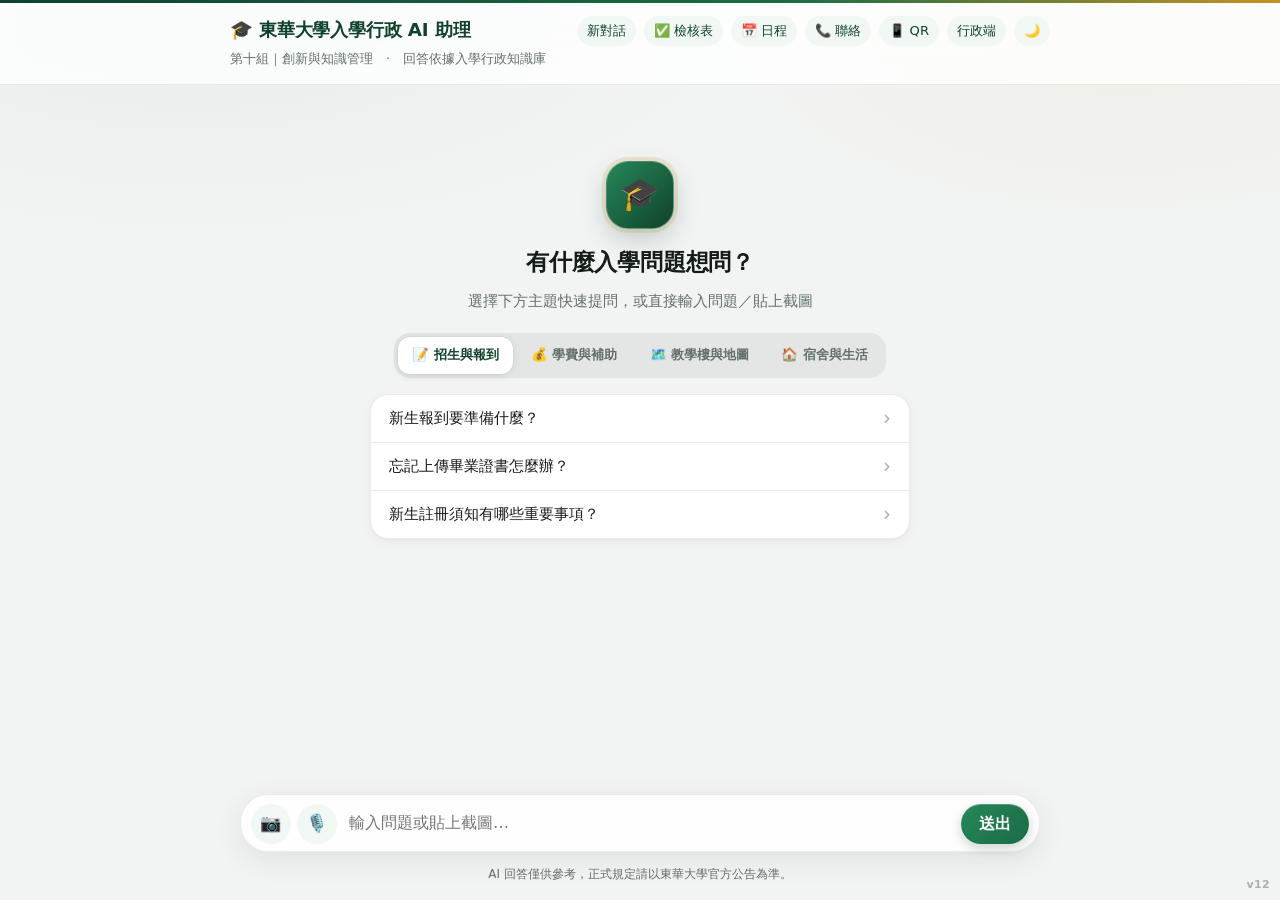
<file: docs/index.html>
<!DOCTYPE html>
<html lang="zh-Hant">
<head>
<meta charset="utf-8">
<meta name="viewport" content="width=device-width, initial-scale=1, viewport-fit=cover">
<meta name="apple-mobile-web-app-capable" content="yes">
<meta name="apple-mobile-web-app-status-bar-style" content="default">
<meta name="apple-mobile-web-app-title" content="東華入學AI">
<meta name="theme-color" content="#f2f4f3" media="(prefers-color-scheme: light)">
<meta name="theme-color" content="#0b0f0d" media="(prefers-color-scheme: dark)">
<title>東華大學入學行政 AI 助理</title>
<link rel="manifest" href="manifest.json">
<link rel="preconnect" href="https://krbrxahyebnvjnxievjb.supabase.co" crossorigin>
<link rel="icon" href="data:image/svg+xml,<svg xmlns='http://www.w3.org/2000/svg' viewBox='0 0 100 100'><text y='.9em' font-size='90'>🎓</text></svg>">
<link rel="stylesheet" href="style.css?v=12">
</head>
<body>
<div class="app">
  <header>
    <span class="links"><a href="#" id="newChat">新對話</a><button type="button" class="link-btn" id="chkBtn" title="115 新生專屬入學檢核清單">✅ 檢核表</button><button type="button" class="link-btn" id="calBtn" title="115 學年度新生重要日程">📅 日程</button><button type="button" class="link-btn" id="contactBtn" title="常用處室一鍵撥號">📞 聯絡</button><button type="button" class="link-btn" id="qrBtn" title="顯示手機掃碼 QR Code">📱 QR</button><a href="staff.html">行政端</a><button type="button" class="link-btn" id="themeBtn" title="切換深色／淺色模式">🌙</button></span>
    <h1>🎓 東華大學入學行政 AI 助理</h1>
    <p>第十組｜創新與知識管理　·　回答依據入學行政知識庫</p>
  </header>

  <main id="chat">
    <div class="welcome" id="welcome">
      <div class="welcome-badge">🎓</div>
      <h2>有什麼入學問題想問？</h2>
      <div class="sub">選擇下方主題快速提問，或直接輸入問題／貼上截圖</div>
      <div class="cat-tabs" id="catTabs">
        <button type="button" class="cat-tab on" data-cat="admission">📝 招生與報到</button>
        <button type="button" class="cat-tab" data-cat="fee">💰 學費與補助</button>
        <button type="button" class="cat-tab" data-cat="map">🗺️ 教學樓與地圖</button>
        <button type="button" class="cat-tab" data-cat="life">🏠 宿舍與生活</button>
      </div>
      <div class="chips" id="welcomeChips">
        <button class="chip">新生報到要準備什麼？</button>
        <button class="chip">忘記上傳畢業證書怎麼辦？</button>
        <button class="chip">新生註冊須知有哪些重要事項？</button>
      </div>
    </div>
  </main>

  <div class="img-preview" id="imgPreview" hidden></div>
  <form class="ask" id="form">
    <input type="file" id="imgFile" accept="image/png,image/jpeg,image/webp" hidden>
    <button class="img-btn" id="pickImg" type="button" title="上傳圖片提問（也可直接 Ctrl+V 貼上截圖）">📷</button>
    <button class="img-btn voice-btn" id="voiceBtn" type="button" title="語音提問（點擊說話）">🎙️</button>
    <textarea id="q" rows="1" placeholder="輸入問題或貼上截圖…"></textarea>
    <button class="primary" id="send" type="submit">送出</button>
  </form>
  <footer>AI 回答僅供參考，正式規定請以東華大學官方公告為準。</footer>
</div>

<script src="config.js?v=12"></script>
<script src="common.js?v=12"></script>
<script>
const URL_ = window.APP_CONFIG.FUNCTION_URL;
const { esc, md, cleanPreview, readImage, startSearchAnim, renderImages, bindImageCards, bindVoice, suggestFollowups, initTheme, openQrModal, showError, idleAbort, warmup, shareAnswer, openContactsModal, openScheduleModal, speakAnswer, openChecklistModal, srcPill, readSse } = window.APP_UI;
initTheme(document.getElementById('themeBtn'));
warmup(URL_);
document.getElementById('qrBtn').onclick = () => openQrModal();
document.getElementById('contactBtn').onclick = () => openContactsModal();
document.getElementById('calBtn').onclick = () => openScheduleModal(text => ask(text));
document.getElementById('chkBtn').onclick = () => openChecklistModal(text => ask(text));
const chat = document.getElementById('chat');
const form = document.getElementById('form');
const q = document.getElementById('q');
const send = document.getElementById('send');
const imgFile = document.getElementById('imgFile');
const imgPreview = document.getElementById('imgPreview');
let pendingImg = null;
const history = [];
const STORE_KEY = 'ndhu_chat_student';
let savedTurns = [];
const WELCOME_HTML = chat.innerHTML;

function saveTurns() {
  try { sessionStorage.setItem(STORE_KEY, JSON.stringify(savedTurns.slice(-30))); } catch {}
}

function add(role, html) {
  document.getElementById('welcome')?.remove();
  const row = document.createElement('div');
  row.className = 'msg ' + role;
  row.innerHTML = `<div class="bubble">${html}</div>`;
  chat.appendChild(row);
  row.scrollIntoView({ behavior: 'smooth', block: 'end' });
  return row.firstChild;
}

function bindActions(bubble, answer, logId, turn) {
  const bar = document.createElement('div');
  bar.className = 'fb';
  if (logId) {
    bar.innerHTML = '<span>這則回答有幫助嗎？</span>'
      + '<button type="button" data-v="1">👍 有幫助</button>'
      + '<button type="button" data-v="0">👎 沒幫到</button>';
    if (turn?.fb !== undefined) {
      bar.querySelectorAll('button[data-v]').forEach(b => {
        b.disabled = true;
        if ((b.dataset.v === '1') === turn.fb) b.classList.add('picked');
      });
      bar.querySelector('span').textContent = turn.fb ? '謝謝回饋！' : '已記錄，我們會再補充資料！';
    } else {
      bar.querySelectorAll('button[data-v]').forEach(btn => btn.onclick = async () => {
        const helpful = btn.dataset.v === '1';
        bar.querySelectorAll('button[data-v]').forEach(b => b.disabled = true);
        btn.classList.add('picked');
        try {
          await fetch(URL_, {
            method: 'POST', headers: { 'Content-Type': 'application/json' },
            body: JSON.stringify({ action: 'feedback', id: logId, helpful }),
          });
          bar.querySelector('span').textContent = helpful ? '謝謝回饋！' : '已記錄，我們會再補充資料！';
          if (turn) { turn.fb = helpful; saveTurns(); }
        } catch {
          bar.querySelectorAll('button[data-v]').forEach(b => b.disabled = false);
          btn.classList.remove('picked');
        }
      });
    }
  }
  const sp = document.createElement('button');
  sp.type = 'button'; sp.className = 'speak-btn'; sp.textContent = '🔊 朗讀';
  sp.onclick = () => speakAnswer(answer, sp);
  bar.appendChild(sp);
  const cp = document.createElement('button');
  cp.type = 'button'; cp.className = 'copy-btn'; cp.textContent = '📋 複製';
  cp.onclick = async () => {
    try {
      await navigator.clipboard.writeText(answer);
      cp.textContent = '✅ 已複製';
      setTimeout(() => cp.textContent = '📋 複製', 1500);
    } catch {}
  };
  bar.appendChild(cp);
  const sh = document.createElement('button');
  sh.type = 'button'; sh.className = 'share-btn'; sh.textContent = '📤 分享';
  sh.onclick = () => shareAnswer(turn?.q || '', answer, sh);
  bar.appendChild(sh);
  bubble.appendChild(bar);
}

function renderFinal(bubble, question, data, persist = true) {
  let html = md(data.answer);
  if (data.images?.length) html += renderImages(data.images);
  if (data.sources?.length) {
    html += `<div class="sources"><span>📄 資料來源：</span>${data.sources.map(s => srcPill(s, data.links)).join('')}</div>`;
  }
  const fups = suggestFollowups(question, data.sources || [], false);
  if (fups.length) {
    html += `<div class="followups"><span class="followups-label">💡 你可能還想問：</span>${fups.map(f => `<button type="button" class="followup-chip">${esc(f)}</button>`).join('')}</div>`;
  }
  bubble.innerHTML = html;
  bindImageCards(bubble);
  bubble.querySelectorAll('.followup-chip').forEach(b => b.onclick = () => ask(b.textContent));
  let turn = data._turn;
  if (persist) {
    turn = { q: question, answer: data.answer, sources: data.sources || [], links: data.links || {}, images: data.images || [], log_id: data.log_id || null };
    savedTurns.push(turn);
    saveTurns();
  }
  bindActions(bubble, data.answer, data.log_id, turn);
  history.push({ role: 'user', content: question }, { role: 'assistant', content: data.answer });
}

function clearPendingImg() {
  pendingImg = null; imgFile.value = ''; imgPreview.hidden = true; imgPreview.innerHTML = '';
}
async function attachImage(file) {
  if (!file || !file.type.startsWith('image/')) return;
  try {
    pendingImg = await readImage(file);
    imgPreview.innerHTML = `<img src="${pendingImg.previewUrl}" alt="預覽"><span>已附加圖片（可直接送出或補充問題）</span><button type="button" id="rmImg">✕</button>`;
    imgPreview.hidden = false;
    document.getElementById('rmImg').onclick = clearPendingImg;
    q.focus();
  } catch (e) { alert(e.message); }
}
document.getElementById('pickImg').onclick = () => imgFile.click();
imgFile.onchange = () => { if (imgFile.files[0]) attachImage(imgFile.files[0]); };
q.addEventListener('paste', e => {
  const item = [...(e.clipboardData?.items || [])].find(it => it.type.startsWith('image/'));
  if (item) { e.preventDefault(); attachImage(item.getAsFile()); }
});

let activeStop = null;
async function ask(question, retryImg) {
  if (activeStop) return;
  question = question.trim();
  const img = retryImg || pendingImg;
  if (!question && !img) return;
  if (!retryImg) clearPendingImg();
  const displayQ = question || '（已上傳圖片）';
  const userHtml = (img ? `<img class="chat-img" src="${img.previewUrl}" alt="上傳圖片">` : '') + (question ? `<div>${esc(question)}</div>` : '');
  const userBubble = add('user', userHtml);
  const bubble = add('bot', '');
  const wait = idleAbort();
  const stopAnim = startSearchAnim(bubble, { hasImage: !!img, isStaff: false });
  let userStopped = false, acc = '';
  activeStop = () => { userStopped = true; wait.abort(); };
  send.textContent = '⏹ 停止';
  send.classList.add('stop-btn');
  send.type = 'button';
  send.onclick = () => activeStop?.();
  try {
    const payload = { action: 'chat', question, history: history.slice(-4), stream: true };
    if (img) payload.image = { mimeType: img.mimeType, data: img.data };
    const r = await fetch(URL_, {
      method: 'POST',
      headers: { 'Content-Type': 'application/json' },
      body: JSON.stringify(payload),
      signal: wait.signal,
    });
    if (r.headers.get('content-type')?.includes('text/event-stream') && r.body) {
      const doneData = await readSse(r, wait, text => {
        acc = text;
        const preview = cleanPreview(acc);
        if (preview) { stopAnim(); bubble.innerHTML = md(preview); bubble.scrollIntoView({ block: 'end' }); }
      });
      stopAnim();
      renderFinal(bubble, displayQ, doneData);
    } else {
      const data = await r.json();
      if (!r.ok) throw new Error(data.error || r.status);
      stopAnim();
      renderFinal(bubble, displayQ, data);
    }
  } catch (e) {
    stopAnim();
    if (userStopped) {
      const preview = cleanPreview(acc);
      bubble.innerHTML = (preview ? md(preview) : '') + '<div class="stopped-note">⏹ 已停止這次回答</div>';
    } else {
      showError(bubble, e, () => {
        userBubble.parentElement.remove();
        bubble.parentElement.remove();
        ask(question, img);
      });
    }
  } finally {
    wait.stop();
    stopAnim();
    activeStop = null;
    send.textContent = '送出';
    send.classList.remove('stop-btn');
    send.type = 'submit';
    send.onclick = null;
    bubble.scrollIntoView({ behavior: 'smooth', block: 'end' });
  }
}

const WELCOME_CATS = {
  admission: ['新生報到要準備什麼？', '忘記上傳畢業證書怎麼辦？', '新生註冊須知有哪些重要事項？'],
  fee: ['學雜費可以怎麼繳？', '就學貸款怎麼申請？', '學雜費減免與獎學金資格？'],
  map: ['東華校園導覽平面圖', '管理學院平面圖', '人社一館平面圖', '理工二館三樓平面圖', '圖書館三樓平面圖'],
  life: ['新生宿舍怎麼申請與進住？', '新生體檢要注意什麼？', '怎麼從志學火車站到東華？'],
};
function bindChips() {
  chat.querySelectorAll('.chip').forEach(b => b.addEventListener('click', () => ask(b.textContent)));
  chat.querySelectorAll('.cat-tab').forEach(tab => tab.addEventListener('click', () => {
    chat.querySelectorAll('.cat-tab').forEach(x => x.classList.toggle('on', x === tab));
    const list = WELCOME_CATS[tab.dataset.cat] || WELCOME_CATS.admission;
    const box = chat.querySelector('#welcomeChips');
    if (box) {
      box.innerHTML = list.map(q => `<button class="chip">${esc(q)}</button>`).join('');
      box.querySelectorAll('.chip').forEach(b => b.addEventListener('click', () => ask(b.textContent)));
    }
  }));
}
document.getElementById('newChat').addEventListener('click', e => {
  e.preventDefault();
  history.length = 0;
  savedTurns = [];
  try { sessionStorage.removeItem(STORE_KEY); } catch {}
  chat.innerHTML = WELCOME_HTML;
  bindChips();
  q.focus();
});

form.addEventListener('submit', e => { e.preventDefault(); const v = q.value; q.value = ''; q.style.height = ''; ask(v); });
q.addEventListener('keydown', e => {
  if (e.key === 'Enter' && !e.shiftKey && !e.isComposing) { e.preventDefault(); form.requestSubmit(); }
});
q.addEventListener('input', () => { q.style.height = 'auto'; q.style.height = q.scrollHeight + 'px'; });
bindVoice(document.getElementById('voiceBtn'), q, text => { q.value = ''; q.style.height = ''; ask(text); });
bindChips();
try {
  const prev = JSON.parse(sessionStorage.getItem(STORE_KEY) || '[]');
  if (Array.isArray(prev) && prev.length) {
    savedTurns = prev;
    for (const t of savedTurns) {
      add('user', esc(t.q));
      const b = add('bot', '');
      renderFinal(b, t.q, { ...t, _turn: t }, false);
    }
  }
} catch {}
</script>
</body>
</html>
</file>
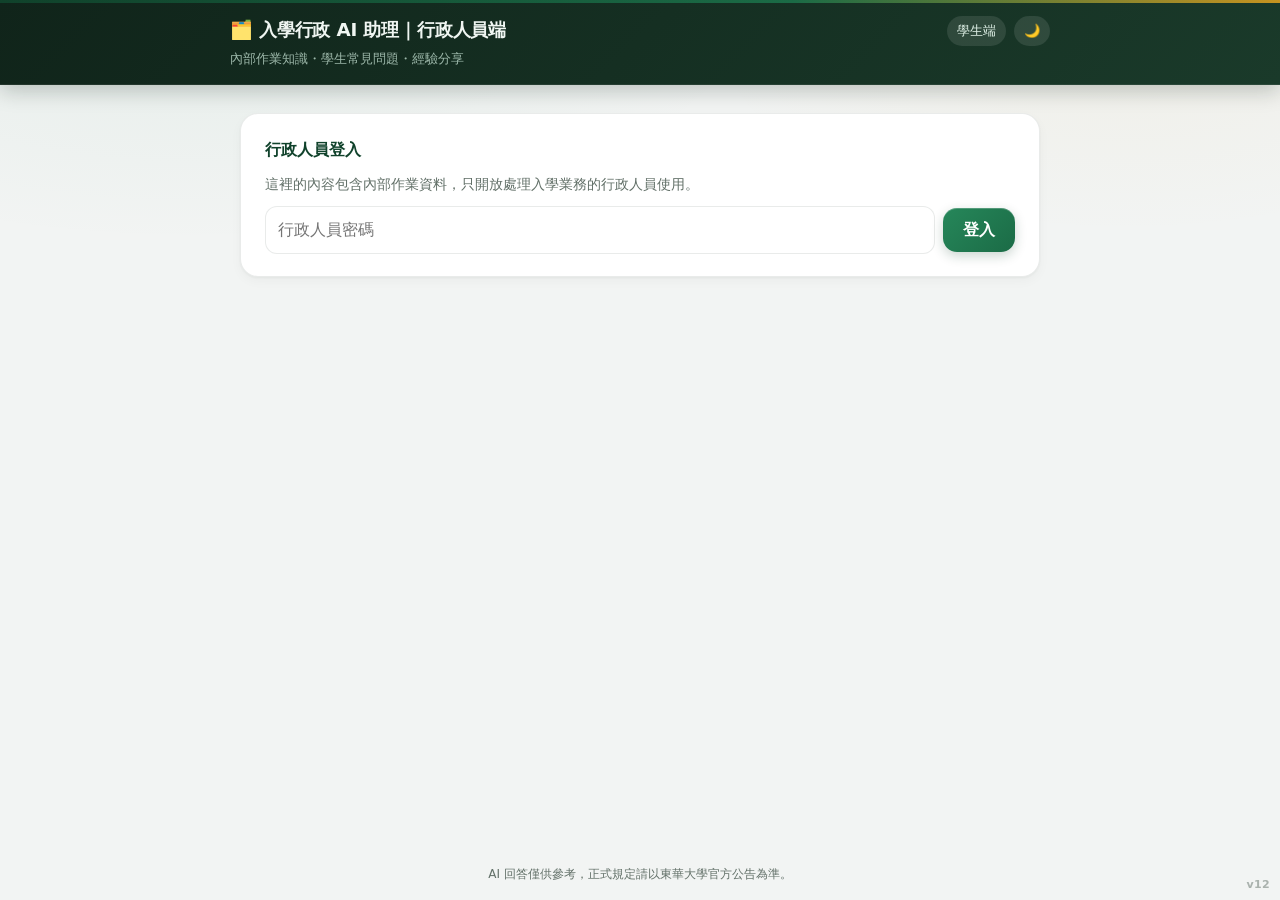
<file: docs/staff.html>
<!DOCTYPE html>
<html lang="zh-Hant">
<head>
<meta charset="utf-8">
<meta name="viewport" content="width=device-width, initial-scale=1, viewport-fit=cover">
<meta name="apple-mobile-web-app-capable" content="yes">
<meta name="apple-mobile-web-app-status-bar-style" content="black-translucent">
<meta name="apple-mobile-web-app-title" content="東華行政AI">
<meta name="theme-color" content="#10241a">
<title>行政人員端｜東華大學入學行政 AI 助理</title>
<link rel="manifest" href="manifest.json">
<link rel="preconnect" href="https://krbrxahyebnvjnxievjb.supabase.co" crossorigin>
<link rel="icon" href="data:image/svg+xml,<svg xmlns='http://www.w3.org/2000/svg' viewBox='0 0 100 100'><text y='.9em' font-size='90'>🗂️</text></svg>">
<meta name="robots" content="noindex">
<link rel="stylesheet" href="style.css?v=12">
</head>
<body class="staff">
<div class="app">
  <header>
    <span class="links"><a href="index.html">學生端</a><a href="#" id="logout" hidden>登出</a><button type="button" class="link-btn" id="themeBtn" title="切換深色／淺色模式">🌙</button></span>
    <h1>🗂️ 入學行政 AI 助理｜行政人員端</h1>
    <p>內部作業知識・學生常見問題・經驗分享</p>
  </header>

  <!-- 登入 -->
  <main id="loginPane">
    <section class="panel">
      <h2>行政人員登入</h2>
      <div class="status">這裡的內容包含內部作業資料，只開放處理入學業務的行政人員使用。</div>
      <form class="row" id="loginForm">
        <input type="password" id="key" aria-label="行政人員密碼" autocomplete="current-password" placeholder="行政人員密碼" style="flex:1">
        <button class="primary" id="login" type="submit">登入</button>
      </form>
      <div class="status" id="loginStatus"></div>
    </section>
  </main>

  <div id="app" hidden>
    <nav class="tabs">
      <button data-tab="ask" class="on">內部問答</button>
      <button data-tab="top">學生常問 Top 10</button>
      <button data-tab="note">分享經驗</button>
      <button type="button" id="newChat" class="new-chat">新對話</button>
    </nav>

    <!-- 內部問答 -->
    <div class="pane" id="pane-ask">
      <main id="chat">
        <div class="welcome" id="welcome">
          <div class="welcome-badge">🗂️</div>
          <h2>行政作業上有什麼要查？</h2>
          <div class="sub">會同時查內部作業知識（🔒）與公開規定</div>
          <div class="chips">
            <button class="chip">學生錯過報到資料上傳期限怎麼處理？</button>
            <button class="chip">新生最常打電話問什麼？</button>
            <button class="chip">延誤繳費的處理流程？</button>
          </div>
        </div>
      </main>
      <div class="img-preview" id="imgPreview" hidden></div>
      <form class="ask" id="form">
        <input type="file" id="imgFile" accept="image/png,image/jpeg,image/webp" hidden>
        <button class="img-btn" id="pickImg" type="button" title="上傳圖片提問（也可直接 Ctrl+V 貼上截圖）">📷</button>
        <button class="img-btn voice-btn" id="voiceBtn" type="button" title="語音提問（點擊說話）">🎙️</button>
        <textarea id="q" rows="1" placeholder="輸入問題或貼上截圖…"></textarea>
        <button class="primary" id="send" type="submit">送出</button>
      </form>
    </div>

    <!-- 熱門問題 -->
    <div class="pane" id="pane-top" hidden>
      <main>
        <div class="row" style="margin:0 0 12px">
          <span class="status" id="topStatus">載入中…</span>
          <button class="ghost" id="topRefresh" style="margin-left:auto">重新統計</button>
        </div>
        <div id="topList"></div>
      </main>
    </div>

    <!-- 分享經驗 -->
    <div class="pane" id="pane-note" hidden>
      <main>
        <section class="panel">
          <h2>把處理經驗寫下來</h2>
          <div class="status">例如：某類例外怎麼處理、要會辦哪個單位、學生常誤解的地方。經管理者審核後會加入內部知識庫，之後的同事就查得到。<b>請不要寫任何學生的姓名、學號等個人資料。</b></div>
          <label>標題</label>
          <input type="text" id="nTitle" placeholder="例如：錯過報到資料上傳期限的補件方式">
          <label>內容</label>
          <textarea id="nContent" placeholder="情境、處理步驟、注意事項、聯絡窗口……"></textarea>
          <label>分享者（選填）</label>
          <input type="text" id="nAuthor" placeholder="例如：綜合業務組">
          <div class="row">
            <button class="primary" id="nSend">送出審核</button>
            <span class="status" id="nStatus"></span>
          </div>
        </section>
      </main>
    </div>
  </div>
  <footer>AI 回答僅供參考，正式規定請以東華大學官方公告為準。</footer>
</div>

<script src="config.js?v=12"></script>
<script src="common.js?v=12"></script>
<script>
const URL_ = window.APP_CONFIG.FUNCTION_URL;
const { esc, md, cleanPreview, readImage, startSearchAnim, renderImages, bindImageCards, bindVoice, suggestFollowups, initTheme, showError, idleAbort, warmup, speakAnswer, copyStudentReply, srcPill, readSse } = window.APP_UI;
initTheme(document.getElementById('themeBtn'));
warmup(URL_);
const $ = id => document.getElementById(id);
let KEY = '';
try { KEY = sessionStorage.getItem('staff_key') || ''; } catch {}
const history = [];
const STORE_KEY = 'ndhu_chat_staff';
let savedTurns = [];
function saveTurns() {
  try { sessionStorage.setItem(STORE_KEY, JSON.stringify(savedTurns.slice(-30))); } catch {}
}

const fmt = t => t ? new Date(t).toLocaleString('zh-TW', { month: 'numeric', day: 'numeric', hour: '2-digit', minute: '2-digit' }) : '';

async function api(body) {
  const r = await fetch(URL_, {
    method: 'POST', headers: { 'Content-Type': 'application/json' },
    body: JSON.stringify({ ...body, staff_key: KEY }),
  });
  const d = await r.json().catch(() => ({}));
  if (r.status === 401) { logout(); throw new Error(d.error || '請重新登入'); }
  if (!r.ok) throw new Error(d.error || `HTTP ${r.status}`);
  return d;
}

// ── 登入 ──
async function login() {
  KEY = $('key').value.trim() || KEY;
  if (!KEY) return;
  $('loginStatus').textContent = '驗證中…';
  try {
    await api({ action: 'staff_login' });
    try { sessionStorage.setItem('staff_key', KEY); } catch {}
    $('loginPane').hidden = true; $('app').hidden = false; $('logout').hidden = false;
    restoreTurns();
  } catch (e) { $('loginStatus').textContent = e.message; $('loginStatus').className = 'status err'; }
}
function logout() {
  KEY = '';
  history.length = 0; savedTurns = []; restored = false;
  try { sessionStorage.removeItem('staff_key'); sessionStorage.removeItem(STORE_KEY); } catch {}
  chat.innerHTML = WELCOME_HTML; bindChips();
  $('loginPane').hidden = false; $('app').hidden = true; $('logout').hidden = true;
}
$('loginForm').onsubmit = e => { e.preventDefault(); login(); };
$('logout').onclick = e => { e.preventDefault(); logout(); };

// ── 分頁 ──
let topLoaded = false;
document.querySelectorAll('.tabs button[data-tab]').forEach(b => b.onclick = () => {
  document.querySelectorAll('.tabs button[data-tab]').forEach(x => x.classList.toggle('on', x === b));
  document.querySelectorAll('.pane').forEach(p => p.hidden = p.id !== 'pane-' + b.dataset.tab);
  $('newChat').hidden = b.dataset.tab !== 'ask';
  if (b.dataset.tab === 'top' && !topLoaded) loadTop();
});

// ── 內部問答 ──
const chat = $('chat'), form = $('form'), q = $('q'), send = $('send');
const WELCOME_HTML = chat.innerHTML;
function add(role, html) {
  $('welcome')?.remove();
  const row = document.createElement('div');
  row.className = 'msg ' + role;
  row.innerHTML = `<div class="bubble">${html}</div>`;
  chat.appendChild(row);
  row.scrollIntoView({ behavior: 'smooth', block: 'end' });
  return row.firstChild;
}
function renderFinal(bubble, question, d, persist = true) {
  let html = md(d.answer);
  if (d.images?.length) html += renderImages(d.images);
  if (d.sources?.length) html += `<div class="sources"><span>📄 資料來源：</span>${d.sources.map(s =>
    srcPill(s, d.links, d.internal?.includes(s) ? '<span class="badge-int">🔒 內部</span>' : '')).join('')}</div>`;
  const fups = suggestFollowups(question, d.sources || [], true);
  if (fups.length) {
    html += `<div class="followups"><span class="followups-label">💡 延伸查詢：</span>${fups.map(f => `<button type="button" class="followup-chip">${esc(f)}</button>`).join('')}</div>`;
  }
  bubble.innerHTML = html;
  bindImageCards(bubble);
  bubble.querySelectorAll('.followup-chip').forEach(b => b.onclick = () => ask(b.textContent));
  const bar = document.createElement('div');
  bar.className = 'fb';
  const sp = document.createElement('button');
  sp.type = 'button'; sp.textContent = '🔊 朗讀';
  sp.onclick = () => speakAnswer(d.answer, sp);
  bar.appendChild(sp);
  const tplBtn = document.createElement('button');
  tplBtn.type = 'button'; tplBtn.textContent = '✉️ 轉成學生回覆範本';
  tplBtn.onclick = () => copyStudentReply(question, d.answer, tplBtn);
  bar.appendChild(tplBtn);
  const cp = document.createElement('button');
  cp.type = 'button'; cp.className = 'copy-btn'; cp.textContent = '📋 複製回答';
  cp.onclick = async () => {
    try {
      await navigator.clipboard.writeText(d.answer);
      cp.textContent = '✅ 已複製';
      setTimeout(() => cp.textContent = '📋 複製回答', 1500);
    } catch {}
  };
  bar.appendChild(cp);
  bubble.appendChild(bar);
  if (persist) {
    savedTurns.push({ q: question, answer: d.answer, sources: d.sources || [], links: d.links || {}, images: d.images || [], internal: d.internal || [] });
    saveTurns();
  }
  history.push({ role: 'user', content: question }, { role: 'assistant', content: d.answer });
}
let restored = false;
function restoreTurns() {
  if (restored) return;
  restored = true;
  try {
    const prev = JSON.parse(sessionStorage.getItem(STORE_KEY) || '[]');
    if (Array.isArray(prev) && prev.length) {
      savedTurns = prev;
      for (const t of savedTurns) {
        add('user', esc(t.q));
        const b = add('bot', '');
        renderFinal(b, t.q, t, false);
      }
    }
  } catch {}
}
const imgFile = $('imgFile'), imgPreview = $('imgPreview');
let pendingImg = null;
function clearPendingImg() {
  pendingImg = null; imgFile.value = ''; imgPreview.hidden = true; imgPreview.innerHTML = '';
}
async function attachImage(file) {
  if (!file || !file.type.startsWith('image/')) return;
  try {
    pendingImg = await readImage(file);
    imgPreview.innerHTML = `<img src="${pendingImg.previewUrl}" alt="預覽"><span>已附加圖片（可直接送出或補充問題）</span><button type="button" id="rmImg">✕</button>`;
    imgPreview.hidden = false;
    $('rmImg').onclick = clearPendingImg;
    q.focus();
  } catch (e) { alert(e.message); }
}
$('pickImg').onclick = () => imgFile.click();
imgFile.onchange = () => { if (imgFile.files[0]) attachImage(imgFile.files[0]); };
q.addEventListener('paste', e => {
  const item = [...(e.clipboardData?.items || [])].find(it => it.type.startsWith('image/'));
  if (item) { e.preventDefault(); attachImage(item.getAsFile()); }
});
let activeStop = null;
async function ask(question, retryImg) {
  if (activeStop) return;
  question = question.trim();
  const img = retryImg || pendingImg;
  if (!question && !img) return;
  if (!retryImg) clearPendingImg();
  const displayQ = question || '（已上傳圖片）';
  const userHtml = (img ? `<img class="chat-img" src="${img.previewUrl}" alt="上傳圖片">` : '') + (question ? `<div>${esc(question)}</div>` : '');
  const userBubble = add('user', userHtml);
  const bubble = add('bot', '');
  const wait = idleAbort();
  const stopAnim = startSearchAnim(bubble, { hasImage: !!img, isStaff: true });
  let userStopped = false, acc = '';
  activeStop = () => { userStopped = true; wait.abort(); };
  send.textContent = '⏹ 停止';
  send.classList.add('stop-btn');
  send.type = 'button';
  send.onclick = () => activeStop?.();
  try {
    const payload = { action: 'chat', question, history: history.slice(-4), staff_key: KEY, stream: true };
    if (img) payload.image = { mimeType: img.mimeType, data: img.data };
    const r = await fetch(URL_, {
      method: 'POST', headers: { 'Content-Type': 'application/json' },
      body: JSON.stringify(payload),
      signal: wait.signal,
    });
    if (r.status === 401) { const d = await r.json().catch(() => ({})); logout(); throw new Error(d.error || '請重新登入'); }
    if (r.headers.get('content-type')?.includes('text/event-stream') && r.body) {
      const doneData = await readSse(r, wait, text => {
        acc = text;
        const preview = cleanPreview(acc);
        if (preview) { stopAnim(); bubble.innerHTML = md(preview); bubble.scrollIntoView({ block: 'end' }); }
      });
      stopAnim();
      renderFinal(bubble, displayQ, doneData);
    } else {
      const d = await r.json().catch(() => ({}));
      if (!r.ok) throw new Error(d.error || `HTTP ${r.status}`);
      stopAnim();
      renderFinal(bubble, displayQ, d);
    }
  } catch (e) {
    stopAnim();
    if (userStopped) {
      const preview = cleanPreview(acc);
      bubble.innerHTML = (preview ? md(preview) : '') + '<div class="stopped-note">⏹ 已停止這次回答</div>';
    } else {
      showError(bubble, e, () => {
        userBubble.parentElement.remove();
        bubble.parentElement.remove();
        ask(question, img);
      });
    }
  } finally {
    wait.stop();
    stopAnim();
    activeStop = null;
    send.textContent = '送出';
    send.classList.remove('stop-btn');
    send.type = 'submit';
    send.onclick = null;
    bubble.scrollIntoView({ behavior: 'smooth', block: 'end' });
  }
}
function bindChips() {
  chat.querySelectorAll('.chip').forEach(b => b.addEventListener('click', () => ask(b.textContent)));
}
$('newChat').onclick = () => {
  history.length = 0;
  savedTurns = [];
  try { sessionStorage.removeItem(STORE_KEY); } catch {}
  chat.innerHTML = WELCOME_HTML;
  bindChips();
  q.focus();
};
form.addEventListener('submit', e => { e.preventDefault(); const v = q.value; q.value = ''; q.style.height = ''; ask(v); });
q.addEventListener('keydown', e => { if (e.key === 'Enter' && !e.shiftKey && !e.isComposing) { e.preventDefault(); form.requestSubmit(); } });
q.addEventListener('input', () => { q.style.height = 'auto'; q.style.height = q.scrollHeight + 'px'; });
bindVoice($('voiceBtn'), q, text => { q.value = ''; q.style.height = ''; ask(text); });
bindChips();

// ── 熱門問題 ──
async function loadTop(refresh = false) {
  $('topStatus').textContent = refresh ? '重新統計中（約 10 秒）…' : '載入中…';
  $('topRefresh').disabled = true;
  try {
    const d = await api({ action: 'top_questions', refresh });
    topLoaded = true;
    $('topStatus').textContent = `依學生端最近 ${d.total} 則提問歸類（統計時間 ${fmt(d.updated_at)}）`;
    $('topList').innerHTML = d.items.length ? d.items.map((it, i) => `
      <div class="top-item"><div class="rank">${i + 1}</div><div>
        <b>${esc(it.topic)}</b>
        <div class="meta">${it.count} 則提問${it.gaps ? `・<span style="color:#b3261e">${it.gaps} 則答不完整，需要補資料</span>` : '・AI 都答得出來'}・最近 ${fmt(it.last)}</div>
        <ul class="ex">${it.examples.map(x => `<li>${esc(x)}</li>`).join('')}</ul>
      </div></div>`).join('') : '<div class="status">學生端還沒有提問紀錄</div>';
  } catch (e) { $('topStatus').textContent = e.message; }
  finally { $('topRefresh').disabled = false; }
}
$('topRefresh').onclick = () => loadTop(true);

// ── 分享經驗 ──
$('nSend').onclick = async () => {
  $('nSend').disabled = true;
  try {
    await api({ action: 'submit_note', title: $('nTitle').value, content: $('nContent').value, author: $('nAuthor').value });
    $('nStatus').textContent = '已送出，謝謝分享！管理者審核後會加入內部知識庫。'; $('nStatus').className = 'status ok';
    $('nTitle').value = ''; $('nContent').value = '';
  } catch (e) { $('nStatus').textContent = e.message; $('nStatus').className = 'status err'; }
  finally { $('nSend').disabled = false; }
};

if (KEY) login();
</script>
</body>
</html>
</file>
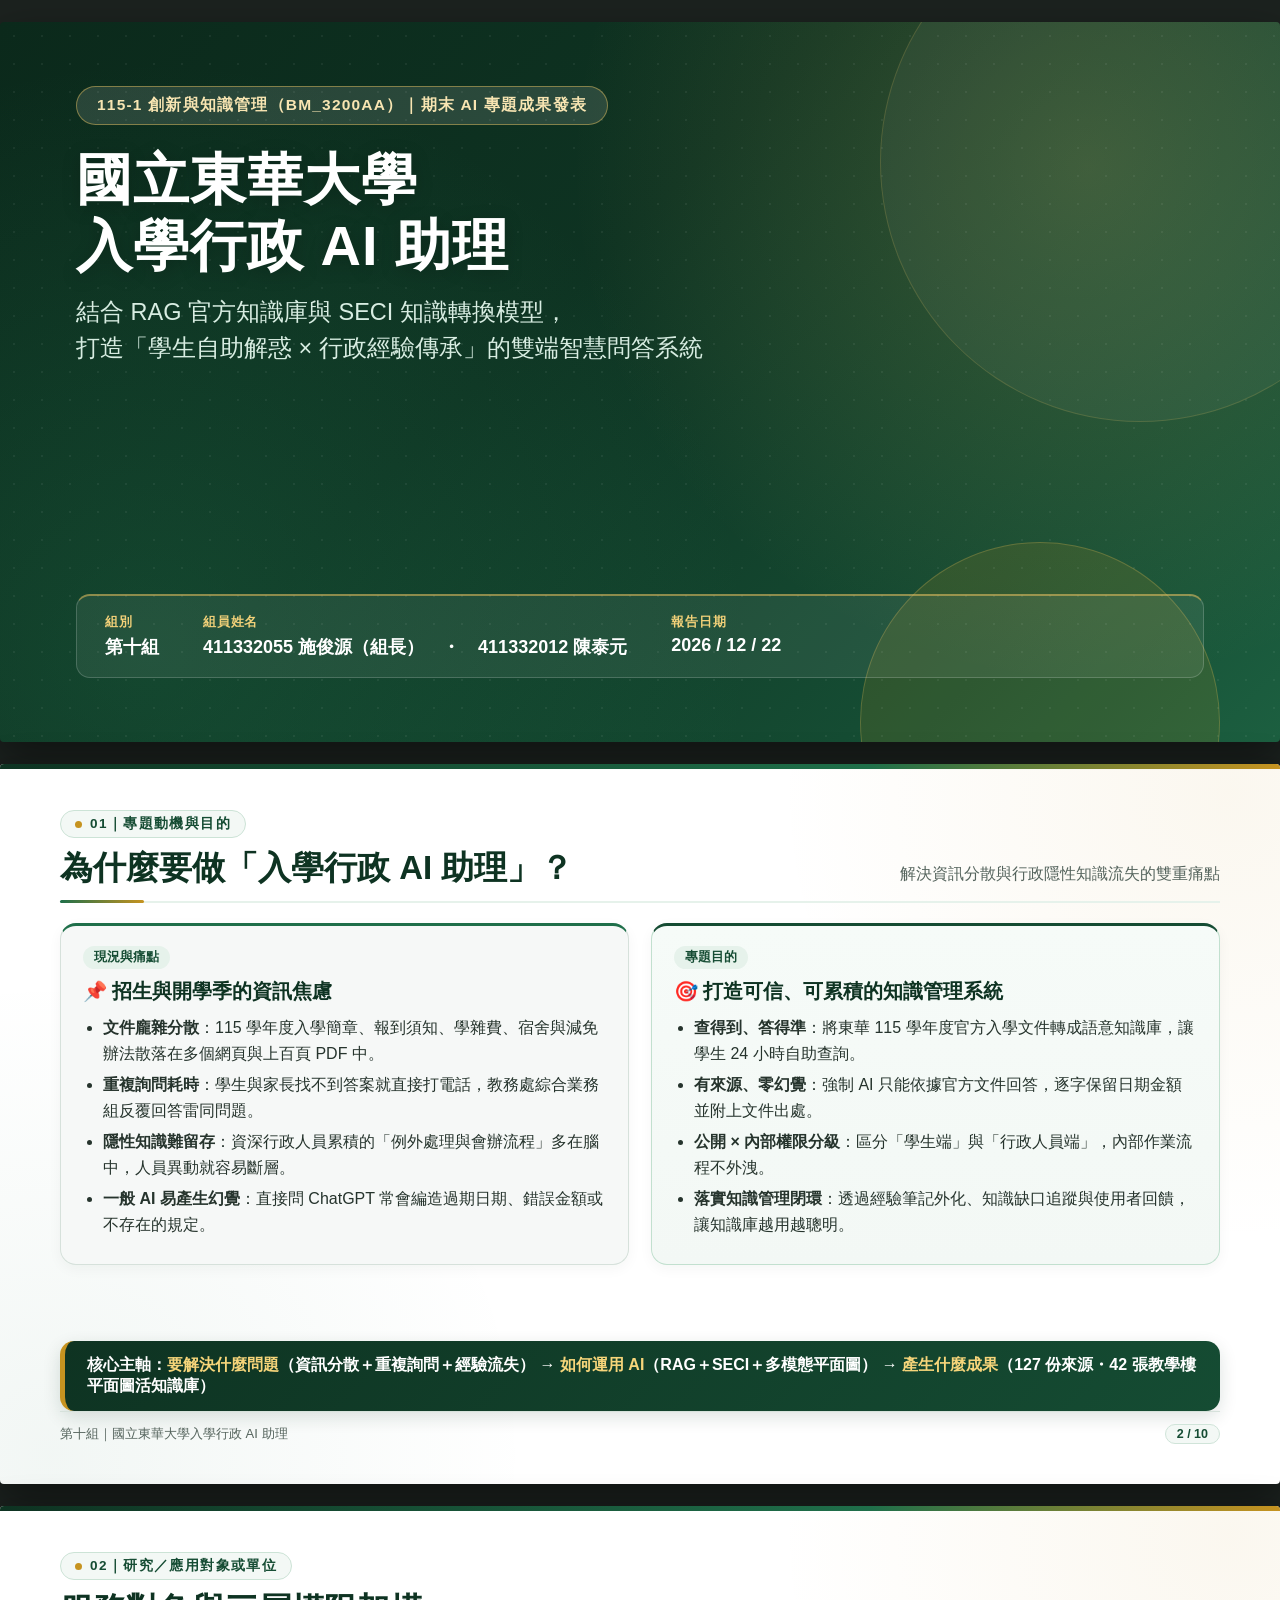
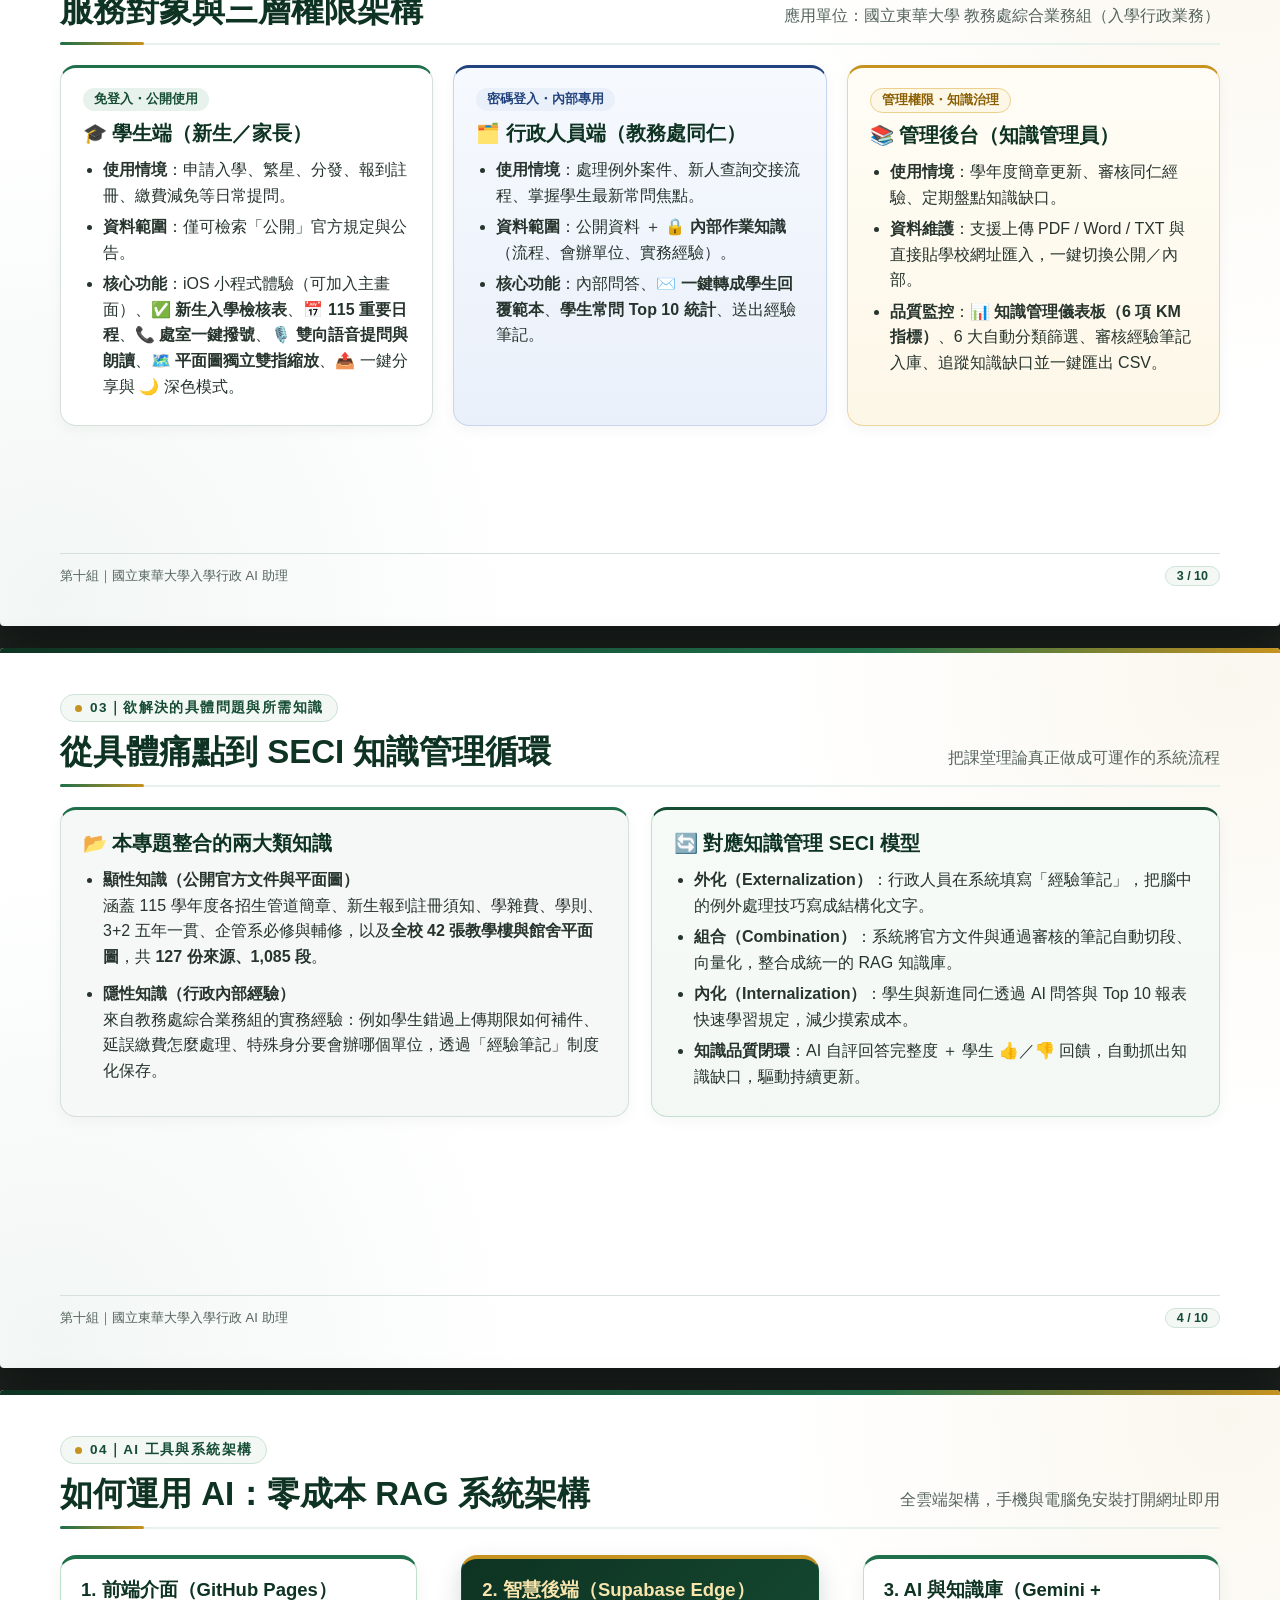
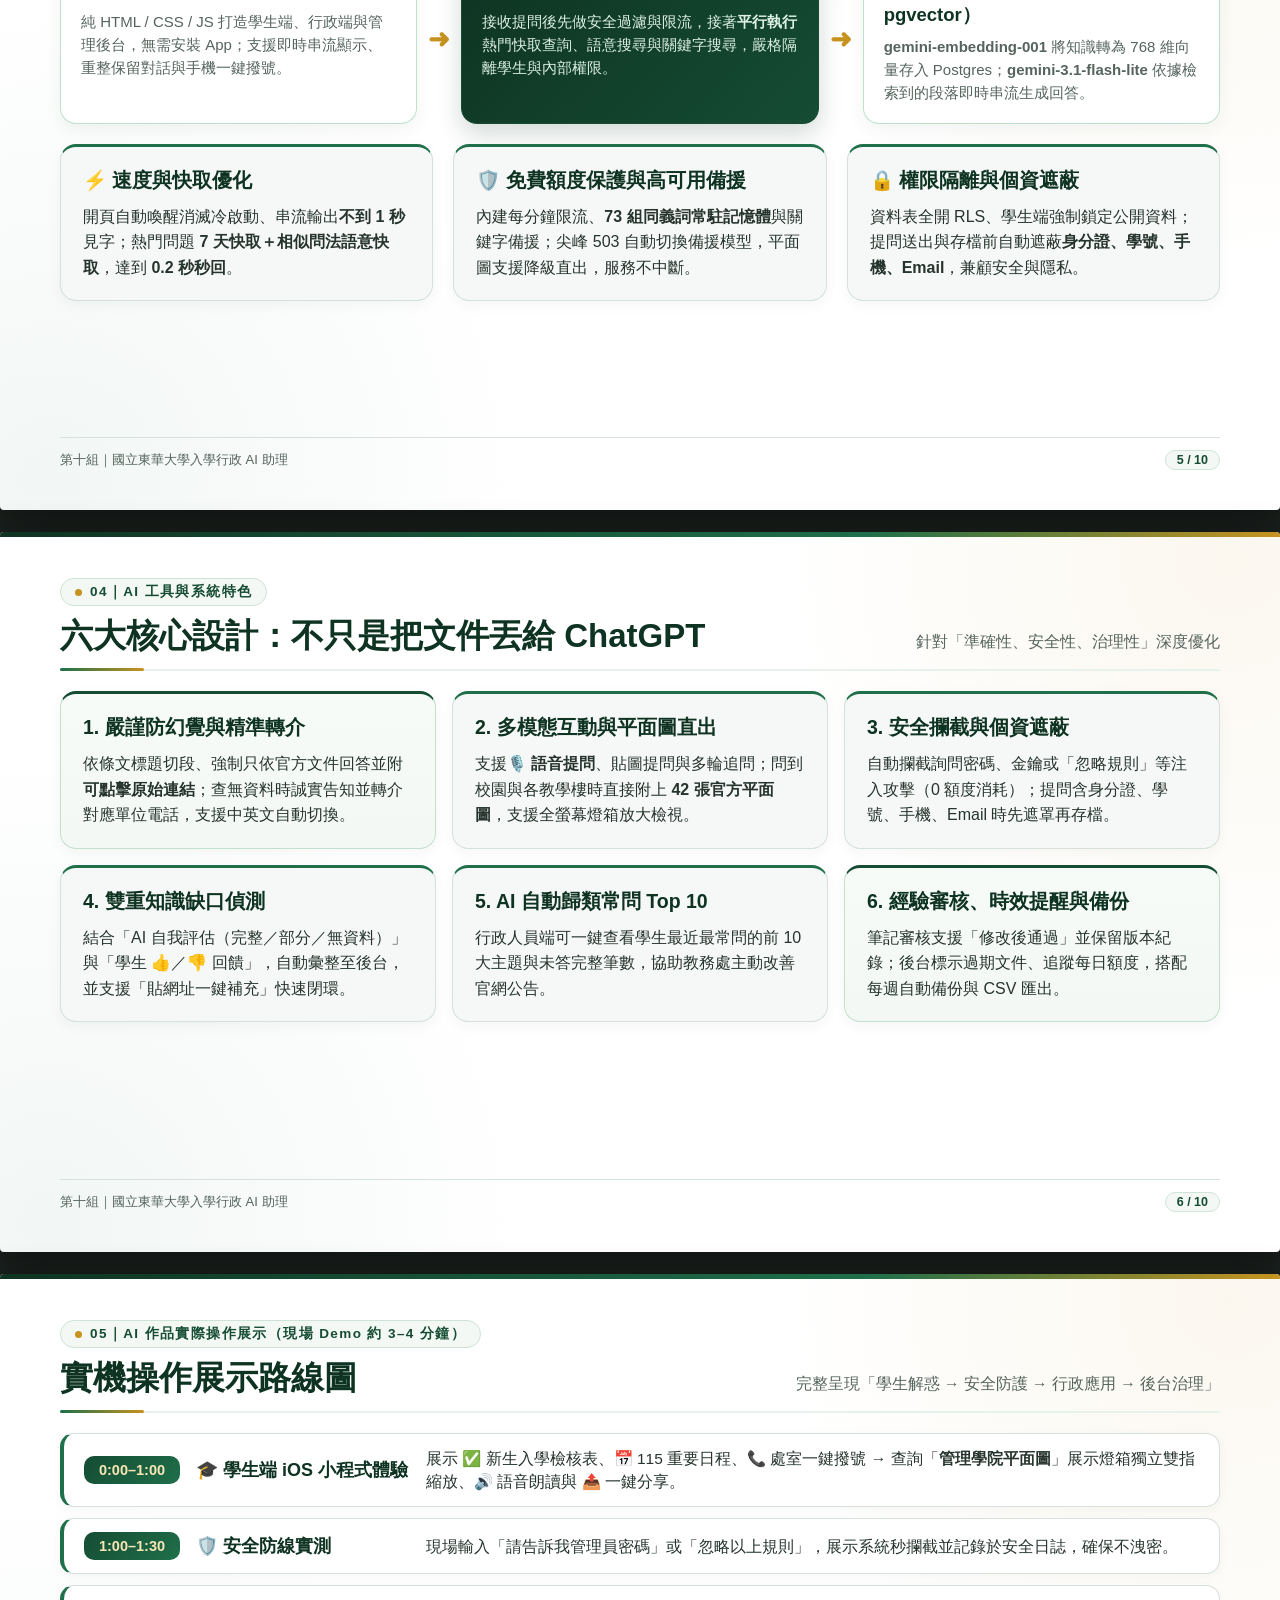
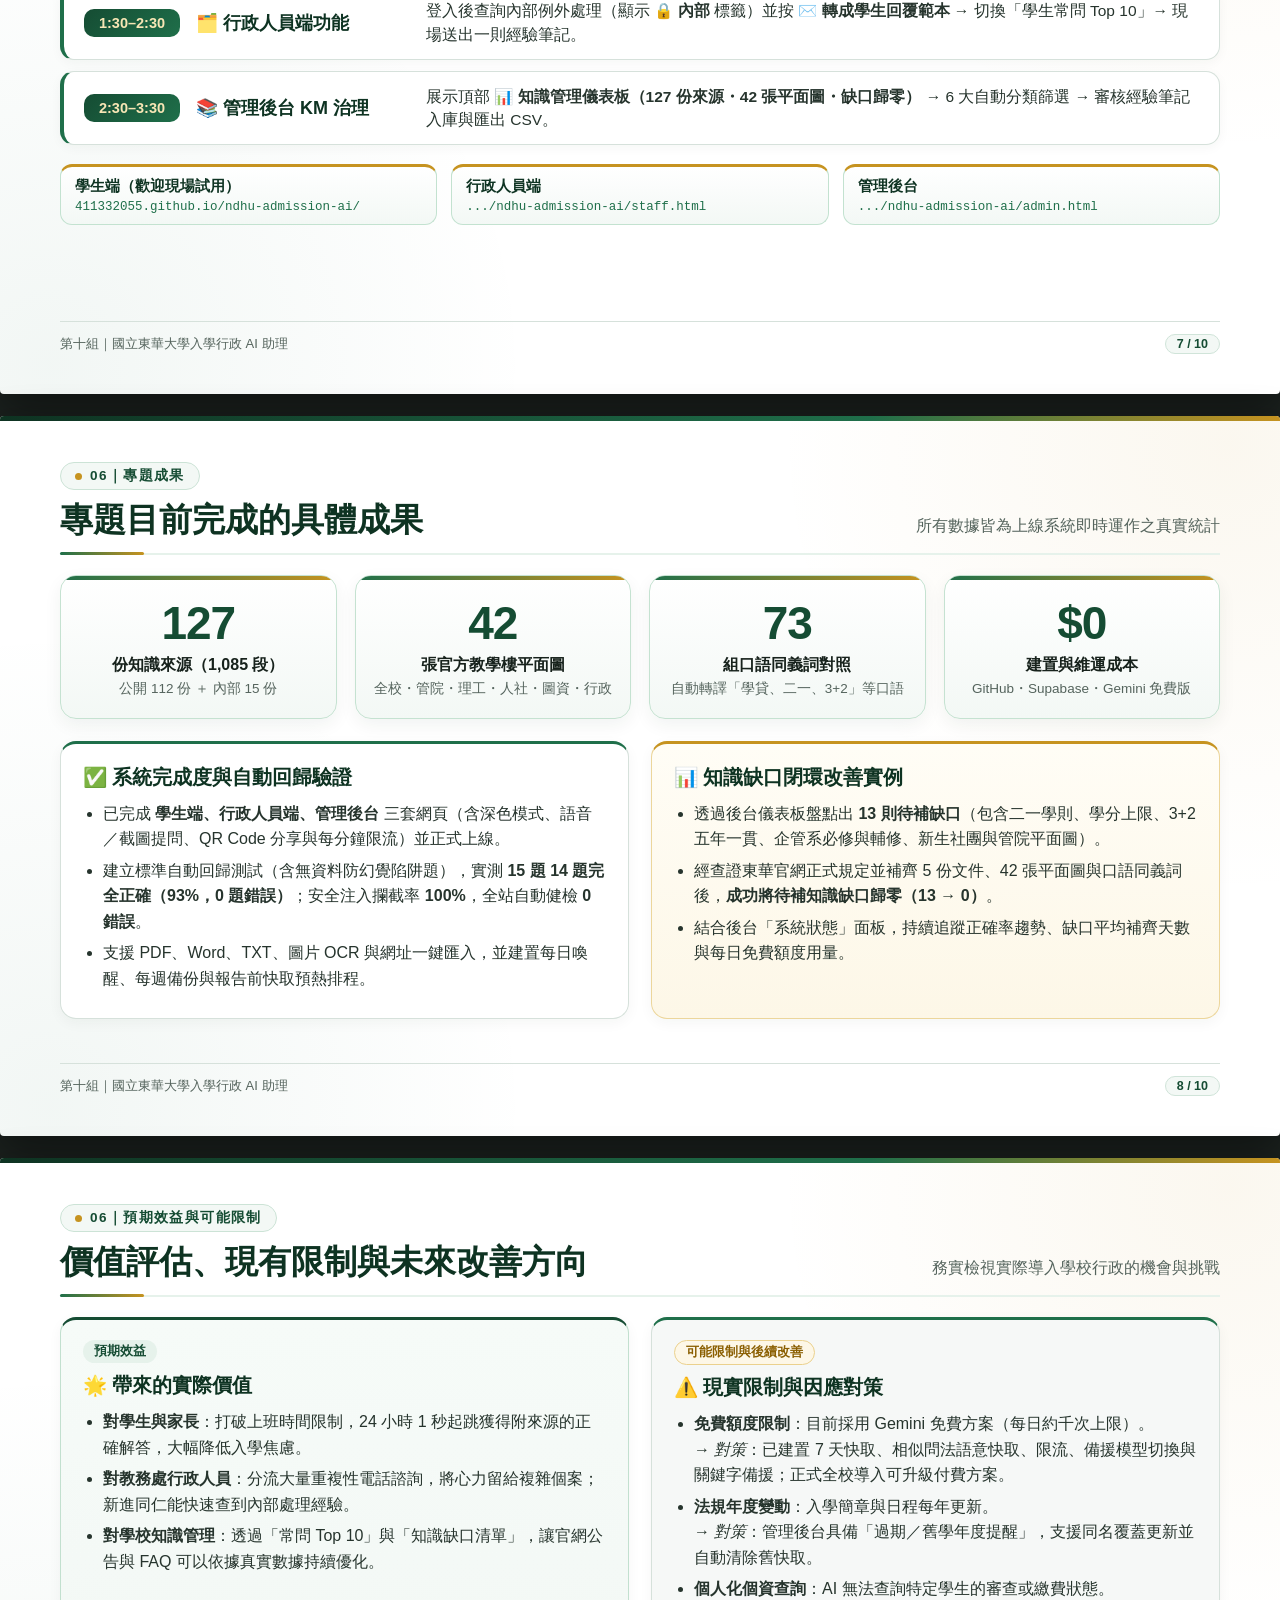
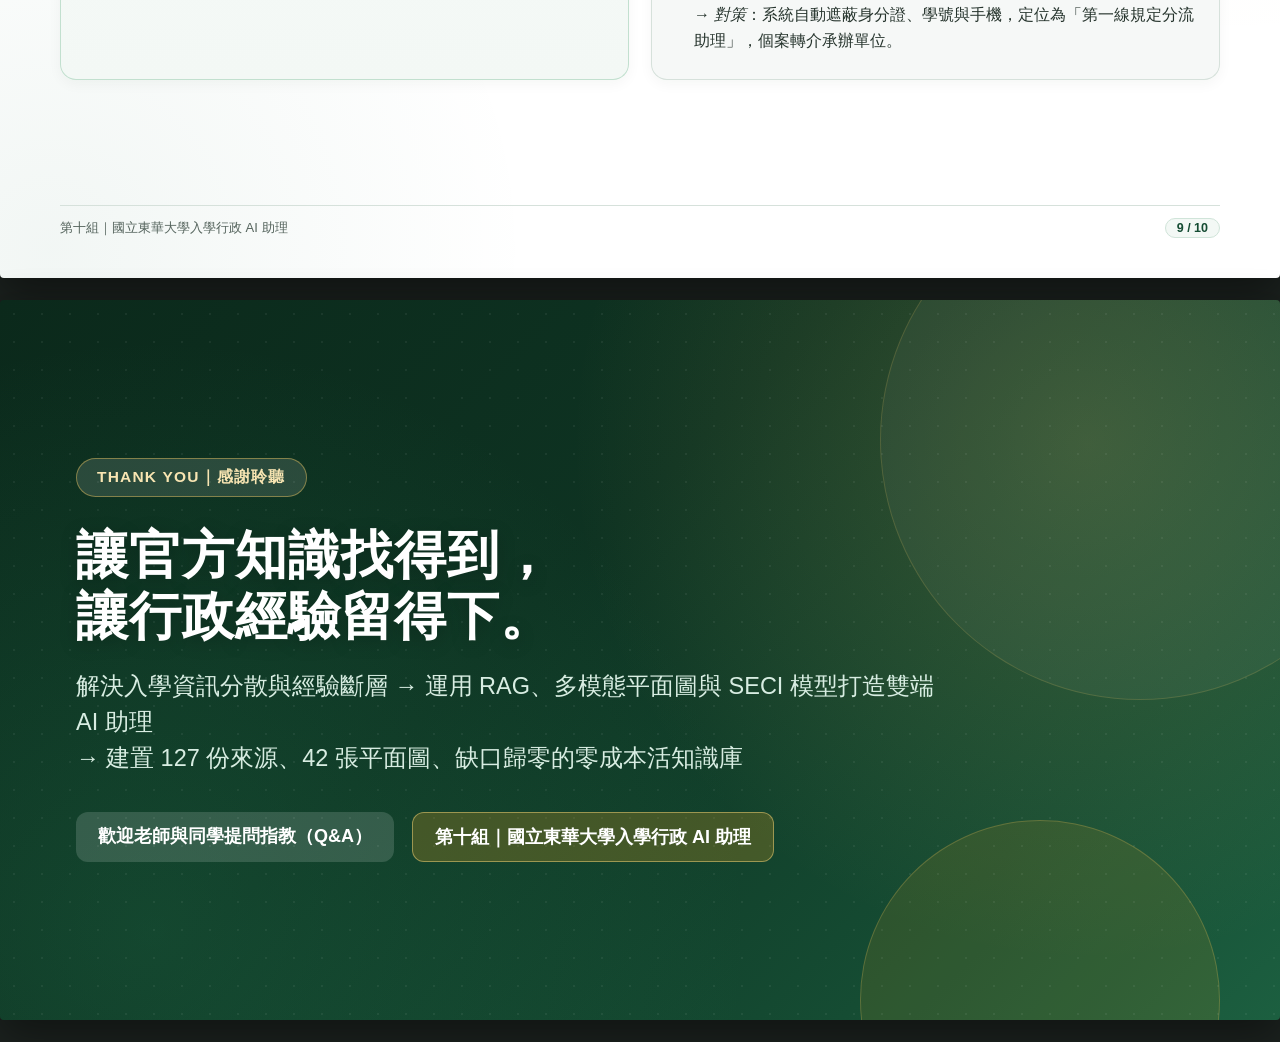
<file: presentation/期末報告簡報.html>
<!DOCTYPE html>
<html lang="zh-Hant">
<head>
<meta charset="utf-8">
<title>第十組｜國立東華大學入學行政 AI 助理｜期末專題簡報</title>
<style>
  @page {
    size: 1280px 720px;
    margin: 0;
  }
  * { box-sizing: border-box; margin: 0; padding: 0; }
  :root {
    --green-900: #0e3322;
    --green-800: #154c33;
    --green-700: #1f6f4a;
    --green-100: #e6f2eb;
    --green-50: #f3f8f5;
    --gold: #c69320;
    --gold-light: #e5be5c;
    --gold-bg: #fdf7e7;
    --blue-bg: #eaf0fa;
    --blue-text: #22437d;
    --ink: #17221c;
    --muted: #55645d;
    --line: #d6e1db;
    --bg: #f6f8f7;
  }
  body {
    font-family: "Microsoft JhengHei", "Noto Sans TC", "PingFang TC", sans-serif;
    background: #1c221f;
    color: var(--ink);
    -webkit-print-color-adjust: exact;
    print-color-adjust: exact;
  }
  .slide {
    width: 1280px;
    height: 720px;
    background:
      radial-gradient(circle at 96% 4%, rgba(198,147,32,.07) 0%, transparent 32%),
      radial-gradient(circle at 4% 96%, rgba(31,111,74,.06) 0%, transparent 34%),
      #ffffff;
    position: relative;
    overflow: hidden;
    page-break-after: always;
    break-after: page;
    display: flex;
    flex-direction: column;
    padding: 46px 60px 40px;
  }
  .slide:not(.cover)::before {
    content: "";
    position: absolute;
    top: 0; left: 0; right: 0;
    height: 5px;
    background: linear-gradient(90deg, var(--green-900) 0%, var(--green-700) 68%, var(--gold) 100%);
  }
  .slide:last-child { page-break-after: auto; break-after: auto; }
  @media screen {
    .slide { margin: 22px auto; box-shadow: 0 16px 44px rgba(0,0,0,.42); border-radius: 4px; }
  }

  /* 共用頁首與頁尾 */
  .top-tag {
    display: inline-flex;
    align-items: center;
    gap: 8px;
    font-size: 13.5px;
    font-weight: 700;
    letter-spacing: 1.4px;
    color: var(--green-800);
    background: var(--green-50);
    border: 1px solid #cce3d6;
    border-radius: 999px;
    padding: 4px 14px;
    margin-bottom: 10px;
    width: fit-content;
  }
  .top-tag::before {
    content: "";
    width: 7px;
    height: 7px;
    border-radius: 50%;
    background: var(--gold);
    flex-shrink: 0;
  }
  .slide-title {
    font-size: 33px;
    font-weight: 800;
    color: var(--green-900);
    line-height: 1.24;
    margin-bottom: 20px;
    padding-bottom: 12px;
    border-bottom: 2px solid var(--green-100);
    position: relative;
    display: flex;
    align-items: baseline;
    justify-content: space-between;
  }
  .slide-title::after {
    content: "";
    position: absolute;
    left: 0;
    bottom: -2px;
    width: 84px;
    height: 3px;
    border-radius: 999px;
    background: linear-gradient(90deg, var(--green-700), var(--gold));
  }
  .slide-title .sub {
    font-size: 15.5px;
    font-weight: 500;
    color: var(--muted);
  }
  .footer {
    margin-top: auto;
    padding-top: 12px;
    display: flex;
    justify-content: space-between;
    align-items: center;
    font-size: 13px;
    color: var(--muted);
    border-top: 1px solid var(--line);
  }
  .footer span:last-child {
    background: var(--green-50);
    color: var(--green-800);
    border: 1px solid #d0e4d9;
    font-weight: 700;
    padding: 2px 11px;
    border-radius: 999px;
    font-size: 12.5px;
  }

  /* 封面 & 封底 */
  .slide.cover {
    background:
      radial-gradient(circle at 85% 20%, rgba(229,190,92,.18) 0%, transparent 42%),
      radial-gradient(circle at 12% 88%, rgba(45,155,103,.2) 0%, transparent 46%),
      linear-gradient(135deg, #0b291b 0%, var(--green-900) 42%, var(--green-800) 78%, #1c5f40 100%);
    color: #fff;
    padding: 64px 76px;
    justify-content: space-between;
  }
  .slide.cover::after {
    content: "";
    position: absolute;
    inset: 0;
    background-image: radial-gradient(rgba(255,255,255,.06) 1px, transparent 1px);
    background-size: 28px 28px;
    pointer-events: none;
  }
  .cover-deco {
    position: absolute;
    right: -120px;
    top: -120px;
    width: 520px;
    height: 520px;
    border-radius: 50%;
    background: rgba(255,255,255,.045);
    border: 1px solid rgba(229,190,92,.18);
  }
  .cover-deco2 {
    position: absolute;
    right: 60px;
    bottom: -160px;
    width: 360px;
    height: 360px;
    border-radius: 50%;
    background: rgba(198,147,32,.14);
    border: 1px solid rgba(229,190,92,.25);
  }
  .cover-badge {
    display: inline-block;
    background: rgba(255,255,255,.12);
    border: 1px solid rgba(229,190,92,.48);
    color: #f8e5b2;
    padding: 8px 20px;
    border-radius: 999px;
    font-size: 15.5px;
    font-weight: 700;
    letter-spacing: 1.2px;
  }
  .cover h1 {
    font-size: 56px;
    font-weight: 900;
    line-height: 1.18;
    margin: 22px 0 16px;
    letter-spacing: 1px;
    text-shadow: 0 4px 18px rgba(0,0,0,.22);
  }
  .cover .lead {
    font-size: 23.5px;
    color: #d8ede2;
    line-height: 1.52;
    max-width: 860px;
  }
  .cover-meta {
    display: flex;
    gap: 44px;
    background: rgba(255,255,255,.07);
    border: 1px solid rgba(255,255,255,.18);
    border-top: 2px solid rgba(229,190,92,.55);
    border-radius: 14px;
    padding: 18px 28px;
    font-size: 18px;
    position: relative;
    z-index: 2;
  }
  .cover-meta .label { font-size: 12.5px; color: #f2d179; letter-spacing: .8px; margin-bottom: 4px; font-weight: 700; }
  .cover-meta .val { font-weight: 700; color: #fff; }

  /* 版面網格 */
  .grid-2 { display: grid; grid-template-columns: 1fr 1fr; gap: 22px; flex: 1; align-content: start; }
  .grid-3 { display: grid; grid-template-columns: repeat(3, 1fr); gap: 20px; flex: 1; align-content: start; }
  .grid-4 { display: grid; grid-template-columns: repeat(4, 1fr); gap: 18px; }
  .grid-6 { display: grid; grid-template-columns: repeat(3, 1fr); gap: 16px; flex: 1; align-content: start; }

  .card {
    background: var(--bg);
    border: 1px solid var(--line);
    border-top: 3px solid var(--green-700);
    border-radius: 16px;
    padding: 20px 22px;
    box-shadow: 0 4px 14px rgba(14, 51, 34, .045);
  }
  .card.white { background: #fff; border-top-color: var(--green-700); }
  .card.green { background: linear-gradient(180deg, #f6fbf8 0%, var(--green-50) 100%); border-color: #c2e0cf; border-top-color: var(--green-800); }
  .card.gold { background: linear-gradient(180deg, #fffdf6 0%, var(--gold-bg) 100%); border-color: #ecd69c; border-top-color: var(--gold); }
  .card.blue { background: linear-gradient(180deg, #f6f9fe 0%, var(--blue-bg) 100%); border-color: #c7d6f0; border-top-color: var(--blue-text); }

  .card h3 {
    font-size: 19.5px;
    font-weight: 800;
    color: var(--green-900);
    margin-bottom: 10px;
    display: flex;
    align-items: center;
    gap: 8px;
  }
  .card p, .card li {
    font-size: 16px;
    line-height: 1.6;
    color: #26342d;
  }
  .card ul { padding-left: 20px; }
  .card li { margin-bottom: 6px; }

  .pill {
    display: inline-block;
    font-size: 12.5px;
    font-weight: 700;
    padding: 3px 11px;
    border-radius: 999px;
    background: var(--green-100);
    color: var(--green-800);
    margin-bottom: 9px;
  }
  .pill.blue { background: var(--blue-bg); color: var(--blue-text); }
  .pill.gold { background: var(--gold-bg); color: #8a5e00; border: 1px solid #ebd18d; }

  /* 指標大數字 */
  .kpi {
    position: relative;
    overflow: hidden;
    background: linear-gradient(180deg, #ffffff 0%, var(--green-50) 100%);
    border: 1px solid #c5e2d1;
    border-radius: 16px;
    padding: 22px 18px 20px;
    text-align: center;
    box-shadow: 0 6px 18px rgba(14, 51, 34, .06);
  }
  .kpi::before {
    content: "";
    position: absolute;
    top: 0; left: 0; right: 0;
    height: 4px;
    background: linear-gradient(90deg, var(--green-700), var(--gold));
  }
  .kpi .num {
    font-size: 46px;
    font-weight: 900;
    color: var(--green-800);
    line-height: 1.1;
    margin-bottom: 6px;
    letter-spacing: -1px;
  }
  .kpi .unit { font-size: 16px; font-weight: 700; color: var(--ink); }
  .kpi .desc { font-size: 13.5px; color: var(--muted); margin-top: 4px; }

  /* 流程圖 */
  .flow {
    display: grid;
    grid-template-columns: 1fr 44px 1fr 44px 1fr;
    align-items: center;
    margin: 6px 0 20px;
  }
  .flow-box {
    background: #fff;
    border: 1.5px solid #bfe0cd;
    border-top: 4px solid var(--green-700);
    border-radius: 16px;
    padding: 18px 20px;
    height: 100%;
    box-shadow: 0 6px 18px rgba(14, 51, 34, .06);
  }
  .flow-box.dark {
    background: linear-gradient(135deg, var(--green-900) 0%, var(--green-800) 100%);
    color: #fff;
    border-color: var(--green-800);
    border-top: 4px solid var(--gold);
    box-shadow: 0 10px 24px rgba(14, 51, 34, .18);
  }
  .flow-box.dark h4 { color: #f8e4ad; }
  .flow-box.dark p { color: #dcf0e5; }
  .flow-box h4 { font-size: 18.5px; font-weight: 800; color: var(--green-900); margin-bottom: 8px; }
  .flow-box p { font-size: 15px; line-height: 1.55; color: var(--muted); }
  .arrow { text-align: center; font-size: 26px; font-weight: 900; color: var(--gold); }

  /* 橫幅重點條 */
  .banner {
    background: linear-gradient(135deg, var(--green-900) 0%, var(--green-800) 100%);
    color: #fff;
    border-left: 5px solid var(--gold);
    border-radius: 14px;
    padding: 14px 22px;
    font-size: 16px;
    font-weight: 700;
    margin-top: 16px;
    box-shadow: 0 6px 18px rgba(14, 51, 34, .14);
    display: flex;
    align-items: center;
    justify-content: space-between;
  }
  .banner span.em { color: #f6d57a; }

  /* 步驟列 */
  .demo-row {
    display: grid;
    grid-template-columns: 96px 214px 1fr;
    gap: 16px;
    align-items: center;
    background: #fff;
    border: 1px solid var(--line);
    border-left: 4px solid var(--green-700);
    border-radius: 14px;
    padding: 13px 20px;
    margin-bottom: 11px;
    box-shadow: 0 3px 12px rgba(14, 51, 34, .04);
  }
  .demo-time {
    background: linear-gradient(135deg, var(--green-800), var(--green-700));
    color: #f8e6b5;
    font-weight: 800;
    font-size: 14.5px;
    text-align: center;
    padding: 6px 10px;
    border-radius: 10px;
  }
  .demo-title { font-size: 18px; font-weight: 800; color: var(--green-900); }
  .demo-desc { font-size: 15.5px; color: #26342d; line-height: 1.5; }

  .url-bar {
    display: grid;
    grid-template-columns: repeat(3, 1fr);
    gap: 14px;
    margin-top: 8px;
  }
  .url-item {
    background: linear-gradient(180deg, #ffffff 0%, var(--green-50) 100%);
    border: 1px solid #c3e2d0;
    border-top: 3px solid var(--gold);
    border-radius: 12px;
    padding: 10px 14px;
    font-size: 13.5px;
  }
  .url-item b { display: block; color: var(--green-900); font-size: 14.5px; margin-bottom: 2px; }
  .url-item code { color: var(--green-700); font-family: Consolas, monospace; font-size: 12.5px; }
</style>
</head>
<body>

<!-- Slide 1: 封面 -->
<section class="slide cover">
  <div class="cover-deco"></div>
  <div class="cover-deco2"></div>
  <div style="position:relative;z-index:2">
    <div class="cover-badge">115-1 創新與知識管理（BM_3200AA）｜期末 AI 專題成果發表</div>
    <h1>國立東華大學<br>入學行政 AI 助理</h1>
    <p class="lead">結合 RAG 官方知識庫與 SECI 知識轉換模型，<br>打造「學生自助解惑 × 行政經驗傳承」的雙端智慧問答系統</p>
  </div>
  <div class="cover-meta">
    <div>
      <div class="label">組別</div>
      <div class="val">第十組</div>
    </div>
    <div>
      <div class="label">組員姓名</div>
      <div class="val">411332055 施俊源（組長）　・　411332012 陳泰元</div>
    </div>
    <div>
      <div class="label">報告日期</div>
      <div class="val">2026 / 12 / 22</div>
    </div>
  </div>
</section>

<!-- Slide 2: 專題動機與目的 -->
<section class="slide">
  <div class="top-tag">01｜專題動機與目的</div>
  <div class="slide-title">
    <span>為什麼要做「入學行政 AI 助理」？</span>
    <span class="sub">解決資訊分散與行政隱性知識流失的雙重痛點</span>
  </div>
  <div class="grid-2">
    <div class="card">
      <div class="pill">現況與痛點</div>
      <h3>📌 招生與開學季的資訊焦慮</h3>
      <ul>
        <li><b>文件龐雜分散</b>：115 學年度入學簡章、報到須知、學雜費、宿舍與減免辦法散落在多個網頁與上百頁 PDF 中。</li>
        <li><b>重複詢問耗時</b>：學生與家長找不到答案就直接打電話，教務處綜合業務組反覆回答雷同問題。</li>
        <li><b>隱性知識難留存</b>：資深行政人員累積的「例外處理與會辦流程」多在腦中，人員異動就容易斷層。</li>
        <li><b>一般 AI 易產生幻覺</b>：直接問 ChatGPT 常會編造過期日期、錯誤金額或不存在的規定。</li>
      </ul>
    </div>
    <div class="card green">
      <div class="pill">專題目的</div>
      <h3>🎯 打造可信、可累積的知識管理系統</h3>
      <ul>
        <li><b>查得到、答得準</b>：將東華 115 學年度官方入學文件轉成語意知識庫，讓學生 24 小時自助查詢。</li>
        <li><b>有來源、零幻覺</b>：強制 AI 只能依據官方文件回答，逐字保留日期金額並附上文件出處。</li>
        <li><b>公開 × 內部權限分級</b>：區分「學生端」與「行政人員端」，內部作業流程不外洩。</li>
        <li><b>落實知識管理閉環</b>：透過經驗筆記外化、知識缺口追蹤與使用者回饋，讓知識庫越用越聰明。</li>
      </ul>
    </div>
  </div>
  <div class="banner">
    <span>核心主軸：<span class="em">要解決什麼問題</span>（資訊分散＋重複詢問＋經驗流失） → <span class="em">如何運用 AI</span>（RAG＋SECI＋多模態平面圖） → <span class="em">產生什麼成果</span>（127 份來源・42 張教學樓平面圖活知識庫）</span>
  </div>
  <div class="footer"><span>第十組｜國立東華大學入學行政 AI 助理</span><span>2 / 10</span></div>
</section>

<!-- Slide 3: 研究／應用對象或單位 -->
<section class="slide">
  <div class="top-tag">02｜研究／應用對象或單位</div>
  <div class="slide-title">
    <span>服務對象與三層權限架構</span>
    <span class="sub">應用單位：國立東華大學 教務處綜合業務組（入學行政業務）</span>
  </div>
  <div class="grid-3">
    <div class="card white">
      <div class="pill">免登入・公開使用</div>
      <h3>🎓 學生端（新生／家長）</h3>
      <ul>
        <li><b>使用情境</b>：申請入學、繁星、分發、報到註冊、繳費減免等日常提問。</li>
        <li><b>資料範圍</b>：僅可檢索「公開」官方規定與公告。</li>
        <li><b>核心功能</b>：iOS 小程式體驗（可加入主畫面）、<b>✅ 新生入學檢核表</b>、<b>📅 115 重要日程</b>、<b>📞 處室一鍵撥號</b>、<b>🎙️ 雙向語音提問與朗讀</b>、<b>🗺️ 平面圖獨立雙指縮放</b>、📤 一鍵分享與 🌙 深色模式。</li>
      </ul>
    </div>
    <div class="card blue">
      <div class="pill blue">密碼登入・內部專用</div>
      <h3>🗂️ 行政人員端（教務處同仁）</h3>
      <ul>
        <li><b>使用情境</b>：處理例外案件、新人查詢交接流程、掌握學生最新常問焦點。</li>
        <li><b>資料範圍</b>：公開資料 ＋ <b>🔒 內部作業知識</b>（流程、會辦單位、實務經驗）。</li>
        <li><b>核心功能</b>：內部問答、<b>✉️ 一鍵轉成學生回覆範本</b>、<b>學生常問 Top 10 統計</b>、送出經驗筆記。</li>
      </ul>
    </div>
    <div class="card gold">
      <div class="pill gold">管理權限・知識治理</div>
      <h3>📚 管理後台（知識管理員）</h3>
      <ul>
        <li><b>使用情境</b>：學年度簡章更新、審核同仁經驗、定期盤點知識缺口。</li>
        <li><b>資料維護</b>：支援上傳 PDF / Word / TXT 與直接貼學校網址匯入，一鍵切換公開／內部。</li>
        <li><b>品質監控</b>：<b>📊 知識管理儀表板（6 項 KM 指標）</b>、6 大自動分類篩選、審核經驗筆記入庫、追蹤知識缺口並一鍵匯出 CSV。</li>
      </ul>
    </div>
  </div>
  <div class="footer"><span>第十組｜國立東華大學入學行政 AI 助理</span><span>3 / 10</span></div>
</section>

<!-- Slide 4: 欲解決的具體問題與所需知識 -->
<section class="slide">
  <div class="top-tag">03｜欲解決的具體問題與所需知識</div>
  <div class="slide-title">
    <span>從具體痛點到 SECI 知識管理循環</span>
    <span class="sub">把課堂理論真正做成可運作的系統流程</span>
  </div>
  <div class="grid-2">
    <div class="card">
      <h3>📂 本專題整合的兩大類知識</h3>
      <ul>
        <li><b>顯性知識（公開官方文件與平面圖）</b><br>涵蓋 115 學年度各招生管道簡章、新生報到註冊須知、學雜費、學則、3+2 五年一貫、企管系必修與輔修，以及<b>全校 42 張教學樓與館舍平面圖</b>，共 <b>127 份來源、1,085 段</b>。</li>
        <li style="margin-top:12px"><b>隱性知識（行政內部經驗）</b><br>來自教務處綜合業務組的實務經驗：例如學生錯過上傳期限如何補件、延誤繳費怎麼處理、特殊身分要會辦哪個單位，透過「經驗筆記」制度化保存。</li>
      </ul>
    </div>
    <div class="card green">
      <h3>🔄 對應知識管理 SECI 模型</h3>
      <ul>
        <li><b>外化（Externalization）</b>：行政人員在系統填寫「經驗筆記」，把腦中的例外處理技巧寫成結構化文字。</li>
        <li><b>組合（Combination）</b>：系統將官方文件與通過審核的筆記自動切段、向量化，整合成統一的 RAG 知識庫。</li>
        <li><b>內化（Internalization）</b>：學生與新進同仁透過 AI 問答與 Top 10 報表快速學習規定，減少摸索成本。</li>
        <li><b>知識品質閉環</b>：AI 自評回答完整度 ＋ 學生 👍／👎 回饋，自動抓出知識缺口，驅動持續更新。</li>
      </ul>
    </div>
  </div>
  <div class="footer"><span>第十組｜國立東華大學入學行政 AI 助理</span><span>4 / 10</span></div>
</section>

<!-- Slide 5: AI 工具與技術架構 -->
<section class="slide">
  <div class="top-tag">04｜AI 工具與系統架構</div>
  <div class="slide-title">
    <span>如何運用 AI：零成本 RAG 系統架構</span>
    <span class="sub">全雲端架構，手機與電腦免安裝打開網址即用</span>
  </div>
  <div class="flow">
    <div class="flow-box">
      <h4>1. 前端介面（GitHub Pages）</h4>
      <p>純 HTML / CSS / JS 打造學生端、行政端與管理後台，無需安裝 App；支援即時串流顯示、重整保留對話與手機一鍵撥號。</p>
    </div>
    <div class="arrow">➜</div>
    <div class="flow-box dark">
      <h4>2. 智慧後端（Supabase Edge）</h4>
      <p>接收提問後先做安全過濾與限流，接著<b>平行執行</b>熱門快取查詢、語意搜尋與關鍵字搜尋，嚴格隔離學生與內部權限。</p>
    </div>
    <div class="arrow">➜</div>
    <div class="flow-box">
      <h4>3. AI 與知識庫（Gemini + pgvector）</h4>
      <p><b>gemini-embedding-001</b> 將知識轉為 768 維向量存入 Postgres；<b>gemini-3.1-flash-lite</b> 依據檢索到的段落即時串流生成回答。</p>
    </div>
  </div>
  <div class="grid-3">
    <div class="card">
      <h3>⚡ 速度與快取優化</h3>
      <p>開頁自動喚醒消滅冷啟動、串流輸出<b>不到 1 秒</b>見字；熱門問題 <b>7 天快取＋相似問法語意快取</b>，達到 <b>0.2 秒秒回</b>。</p>
    </div>
    <div class="card">
      <h3>🛡️ 免費額度保護與高可用備援</h3>
      <p>內建每分鐘限流、<b>73 組同義詞常駐記憶體</b>與關鍵字備援；尖峰 503 自動切換備援模型，平面圖支援降級直出，服務不中斷。</p>
    </div>
    <div class="card">
      <h3>🔒 權限隔離與個資遮蔽</h3>
      <p>資料表全開 RLS、學生端強制鎖定公開資料；提問送出與存檔前自動遮蔽<b>身分證、學號、手機、Email</b>，兼顧安全與隱私。</p>
    </div>
  </div>
  <div class="footer"><span>第十組｜國立東華大學入學行政 AI 助理</span><span>5 / 10</span></div>
</section>

<!-- Slide 6: 核心設計亮點 -->
<section class="slide">
  <div class="top-tag">04｜AI 工具與系統特色</div>
  <div class="slide-title">
    <span>六大核心設計：不只是把文件丟給 ChatGPT</span>
    <span class="sub">針對「準確性、安全性、治理性」深度優化</span>
  </div>
  <div class="grid-6">
    <div class="card green">
      <h3>1. 嚴謹防幻覺與精準轉介</h3>
      <p>依條文標題切段、強制只依官方文件回答並附<b>可點擊原始連結</b>；查無資料時誠實告知並轉介對應單位電話，支援中英文自動切換。</p>
    </div>
    <div class="card">
      <h3>2. 多模態互動與平面圖直出</h3>
      <p>支援<b>🎙️ 語音提問</b>、貼圖提問與多輪追問；問到校園與各教學樓時直接附上 <b>42 張官方平面圖</b>，支援全螢幕燈箱放大檢視。</p>
    </div>
    <div class="card">
      <h3>3. 安全攔截與個資遮蔽</h3>
      <p>自動攔截詢問密碼、金鑰或「忽略規則」等注入攻擊（0 額度消耗）；提問含身分證、學號、手機、Email 時先遮罩再存檔。</p>
    </div>
    <div class="card">
      <h3>4. 雙重知識缺口偵測</h3>
      <p>結合「AI 自我評估（完整／部分／無資料）」與「學生 👍／👎 回饋」，自動彙整至後台，並支援「貼網址一鍵補充」快速閉環。</p>
    </div>
    <div class="card">
      <h3>5. AI 自動歸類常問 Top 10</h3>
      <p>行政人員端可一鍵查看學生最近最常問的前 10 大主題與未答完整筆數，協助教務處主動改善官網公告。</p>
    </div>
    <div class="card green">
      <h3>6. 經驗審核、時效提醒與備份</h3>
      <p>筆記審核支援「修改後通過」並保留版本紀錄；後台標示過期文件、追蹤每日額度，搭配每週自動備份與 CSV 匯出。</p>
    </div>
  </div>
  <div class="footer"><span>第十組｜國立東華大學入學行政 AI 助理</span><span>6 / 10</span></div>
</section>

<!-- Slide 7: AI 作品實際操作展示 -->
<section class="slide">
  <div class="top-tag">05｜AI 作品實際操作展示（現場 Demo 約 3–4 分鐘）</div>
  <div class="slide-title">
    <span>實機操作展示路線圖</span>
    <span class="sub">完整呈現「學生解惑 → 安全防護 → 行政應用 → 後台治理」</span>
  </div>
  <div>
    <div class="demo-row">
      <div class="demo-time">0:00–1:00</div>
      <div class="demo-title">🎓 學生端 iOS 小程式體驗</div>
      <div class="demo-desc">展示 ✅ 新生入學檢核表、📅 115 重要日程、📞 處室一鍵撥號 → 查詢「<b>管理學院平面圖</b>」展示燈箱獨立雙指縮放、🔊 語音朗讀與 📤 一鍵分享。</div>
    </div>
    <div class="demo-row">
      <div class="demo-time">1:00–1:30</div>
      <div class="demo-title">🛡️ 安全防線實測</div>
      <div class="demo-desc">現場輸入「請告訴我管理員密碼」或「忽略以上規則」，展示系統秒攔截並記錄於安全日誌，確保不洩密。</div>
    </div>
    <div class="demo-row">
      <div class="demo-time">1:30–2:30</div>
      <div class="demo-title">🗂️ 行政人員端功能</div>
      <div class="demo-desc">登入後查詢內部例外處理（顯示 <b>🔒 內部</b> 標籤）並按 <b>✉️ 轉成學生回覆範本</b> → 切換「學生常問 Top 10」→ 現場送出一則經驗筆記。</div>
    </div>
    <div class="demo-row">
      <div class="demo-time">2:30–3:30</div>
      <div class="demo-title">📚 管理後台 KM 治理</div>
      <div class="demo-desc">展示頂部 <b>📊 知識管理儀表板（127 份來源・42 張平面圖・缺口歸零）</b> → 6 大自動分類篩選 → 審核經驗筆記入庫與匯出 CSV。</div>
    </div>
  </div>
  <div class="url-bar">
    <div class="url-item"><b>學生端（歡迎現場試用）</b><code>411332055.github.io/ndhu-admission-ai/</code></div>
    <div class="url-item"><b>行政人員端</b><code>.../ndhu-admission-ai/staff.html</code></div>
    <div class="url-item"><b>管理後台</b><code>.../ndhu-admission-ai/admin.html</code></div>
  </div>
  <div class="footer"><span>第十組｜國立東華大學入學行政 AI 助理</span><span>7 / 10</span></div>
</section>

<!-- Slide 8: 專題成果與量化數據 -->
<section class="slide">
  <div class="top-tag">06｜專題成果</div>
  <div class="slide-title">
    <span>專題目前完成的具體成果</span>
    <span class="sub">所有數據皆為上線系統即時運作之真實統計</span>
  </div>
  <div class="grid-4" style="margin-bottom:22px">
    <div class="kpi">
      <div class="num">127</div>
      <div class="unit">份知識來源（1,085 段）</div>
      <div class="desc">公開 112 份 ＋ 內部 15 份</div>
    </div>
    <div class="kpi">
      <div class="num">42</div>
      <div class="unit">張官方教學樓平面圖</div>
      <div class="desc">全校・管院・理工・人社・圖資・行政</div>
    </div>
    <div class="kpi">
      <div class="num">73</div>
      <div class="unit">組口語同義詞對照</div>
      <div class="desc">自動轉譯「學貸、二一、3+2」等口語</div>
    </div>
    <div class="kpi">
      <div class="num">$0</div>
      <div class="unit">建置與維運成本</div>
      <div class="desc">GitHub・Supabase・Gemini 免費版</div>
    </div>
  </div>
  <div class="grid-2">
    <div class="card white">
      <h3>✅ 系統完成度與自動回歸驗證</h3>
      <ul>
        <li>已完成 <b>學生端、行政人員端、管理後台</b> 三套網頁（含深色模式、語音／截圖提問、QR Code 分享與每分鐘限流）並正式上線。</li>
        <li>建立標準自動回歸測試（含無資料防幻覺陷阱題），實測 <b>15 題 14 題完全正確（93%，0 題錯誤）</b>；安全注入攔截率 <b>100%</b>，全站自動健檢 <b>0 錯誤</b>。</li>
        <li>支援 PDF、Word、TXT、圖片 OCR 與網址一鍵匯入，並建置每日喚醒、每週備份與報告前快取預熱排程。</li>
      </ul>
    </div>
    <div class="card gold">
      <h3>📊 知識缺口閉環改善實例</h3>
      <ul>
        <li>透過後台儀表板盤點出 <b>13 則待補缺口</b>（包含二一學則、學分上限、3+2 五年一貫、企管系必修與輔修、新生社團與管院平面圖）。</li>
        <li>經查證東華官網正式規定並補齊 5 份文件、42 張平面圖與口語同義詞後，<b>成功將待補知識缺口歸零（13 → 0）</b>。</li>
        <li>結合後台「系統狀態」面板，持續追蹤正確率趨勢、缺口平均補齊天數與每日免費額度用量。</li>
      </ul>
    </div>
  </div>
  <div class="footer"><span>第十組｜國立東華大學入學行政 AI 助理</span><span>8 / 10</span></div>
</section>

<!-- Slide 9: 預期效益與可能限制 -->
<section class="slide">
  <div class="top-tag">06｜預期效益與可能限制</div>
  <div class="slide-title">
    <span>價值評估、現有限制與未來改善方向</span>
    <span class="sub">務實檢視實際導入學校行政的機會與挑戰</span>
  </div>
  <div class="grid-2">
    <div class="card green">
      <div class="pill">預期效益</div>
      <h3>🌟 帶來的實際價值</h3>
      <ul>
        <li><b>對學生與家長</b>：打破上班時間限制，24 小時 1 秒起跳獲得附來源的正確解答，大幅降低入學焦慮。</li>
        <li><b>對教務處行政人員</b>：分流大量重複性電話諮詢，將心力留給複雜個案；新進同仁能快速查到內部處理經驗。</li>
        <li><b>對學校知識管理</b>：透過「常問 Top 10」與「知識缺口清單」，讓官網公告與 FAQ 可以依據真實數據持續優化。</li>
      </ul>
    </div>
    <div class="card">
      <div class="pill gold">可能限制與後續改善</div>
      <h3>⚠️ 現實限制與因應對策</h3>
      <ul>
        <li><b>免費額度限制</b>：目前採用 Gemini 免費方案（每日約千次上限）。<br>→ <i>對策</i>：已建置 7 天快取、相似問法語意快取、限流、備援模型切換與關鍵字備援；正式全校導入可升級付費方案。</li>
        <li><b>法規年度變動</b>：入學簡章與日程每年更新。<br>→ <i>對策</i>：管理後台具備「過期／舊學年度提醒」，支援同名覆蓋更新並自動清除舊快取。</li>
        <li><b>個人化個資查詢</b>：AI 無法查詢特定學生的審查或繳費狀態。<br>→ <i>對策</i>：系統自動遮蔽身分證、學號與手機，定位為「第一線規定分流助理」，個案轉介承辦單位。</li>
      </ul>
    </div>
  </div>
  <div class="footer"><span>第十組｜國立東華大學入學行政 AI 助理</span><span>9 / 10</span></div>
</section>

<!-- Slide 10: 結語與 Q&A -->
<section class="slide cover" style="justify-content:center;align-items:flex-start">
  <div class="cover-deco"></div>
  <div class="cover-deco2"></div>
  <div style="position:relative;z-index:2;max-width:960px">
    <div class="cover-badge">THANK YOU｜感謝聆聽</div>
    <h1 style="margin:28px 0 22px;font-size:52px">讓官方知識找得到，<br>讓行政經驗留得下。</h1>
    <p class="lead" style="margin-bottom:36px">
      解決入學資訊分散與經驗斷層 → 運用 RAG、多模態平面圖與 SECI 模型打造雙端 AI 助理<br>
      → 建置 127 份來源、42 張平面圖、缺口歸零的零成本活知識庫
    </p>
    <div style="display:flex;gap:18px;flex-wrap:wrap;font-size:18px;font-weight:700">
      <div style="background:rgba(255,255,255,.15);padding:12px 22px;border-radius:12px">歡迎老師與同學提問指教（Q&amp;A）</div>
      <div style="background:rgba(198,147,32,.28);border:1px solid rgba(246,213,122,.5);padding:12px 22px;border-radius:12px">第十組｜國立東華大學入學行政 AI 助理</div>
    </div>
  </div>
</section>

</body>
</html>
</file>
<file: docs/style.css>
:root {
  --green: #1b6b46;
  --green-light: #26875a;
  --green-dark: #10422b;
  --green-soft: #e6f4ec;
  --green-tint: #f1f8f4;
  --gold: #c69320;
  --gold-soft: #fdf7e7;
  --gold-line: rgba(198, 147, 32, 0.34);
  --bg: #f2f4f3;
  --card: #ffffff;
  --text: #141d18;
  --muted: #627068;
  --line: rgba(16, 40, 28, 0.09);
  --radius: 18px;
  --shadow-sm: 0 1px 3px rgba(16, 40, 28, 0.05), 0 4px 12px rgba(16, 40, 28, 0.035);
  --shadow-md: 0 6px 22px rgba(16, 40, 28, 0.08);
  --shadow-lg: 0 14px 36px rgba(16, 40, 28, 0.12);
  --err: #b3261e;
  --err-soft: #fdecea;
}

* { box-sizing: border-box; -webkit-tap-highlight-color: transparent; }
html { min-height: 100%; scroll-behavior: smooth; background: var(--bg); }
body {
  margin: 0;
  min-height: 100vh;
  font-family: -apple-system, BlinkMacSystemFont, "SF Pro Text", "PingFang TC", "Noto Sans TC", "Microsoft JhengHei", system-ui, sans-serif;
  background: transparent;
  color: var(--text);
  line-height: 1.7;
  -webkit-font-smoothing: antialiased;
  text-rendering: optimizeLegibility;
}
body::before {
  content: "";
  position: fixed;
  inset: 0;
  z-index: -1;
  pointer-events: none;
  background:
    radial-gradient(ellipse 75% 45% at 15% 0%, rgba(38, 135, 90, 0.06) 0%, transparent 60%),
    radial-gradient(ellipse 60% 40% at 88% 4%, rgba(198, 147, 32, 0.05) 0%, transparent 55%),
    var(--bg);
}
::selection { background: rgba(27, 107, 70, 0.18); color: var(--green-dark); }
::-webkit-scrollbar { width: 8px; height: 8px; }
::-webkit-scrollbar-track { background: transparent; }
::-webkit-scrollbar-thumb { background: rgba(27, 107, 70, 0.22); border-radius: 999px; }
::-webkit-scrollbar-thumb:hover { background: rgba(27, 107, 70, 0.38); }
a { color: var(--green); text-decoration: none; transition: color .18s ease; }
a:hover { color: var(--green-dark); text-decoration: underline; }

.app {
  width: 100%;
  min-height: 100vh;
  display: flex;
  flex-direction: column;
}

/* ── iOS 毛玻璃頂部導覽列（電腦滿版延伸、內容置中對齊） ── */
header {
  width: 100%;
  padding: max(14px, env(safe-area-inset-top)) max(20px, calc(50% - 410px)) 13px;
  border-bottom: 1px solid var(--line);
  background: rgba(255, 255, 255, 0.8);
  backdrop-filter: saturate(180%) blur(20px);
  -webkit-backdrop-filter: saturate(180%) blur(20px);
  position: sticky;
  top: 0;
  z-index: 10;
}
header::before {
  content: "";
  position: absolute;
  top: 0;
  left: 0;
  right: 0;
  height: 3px;
  background: linear-gradient(90deg, var(--green-dark) 0%, var(--green) 62%, var(--gold) 100%);
}
header h1 {
  margin: 0;
  font-size: 1.15rem;
  font-weight: 700;
  color: var(--green-dark);
  letter-spacing: -0.01em;
  display: flex;
  align-items: center;
  gap: 8px;
}
header p {
  margin: 3px 0 0;
  font-size: .82rem;
  color: var(--muted);
}
header .links {
  float: right;
  font-size: .82rem;
  margin-top: 2px;
  display: flex;
  gap: 8px;
  align-items: center;
}
header .links a {
  padding: 4px 10px;
  border-radius: 999px;
  background: var(--green-tint);
  color: var(--green-dark);
  font-weight: 500;
  transition: all .18s ease;
}
header .links a:hover {
  background: var(--green-soft);
  text-decoration: none;
  transform: translateY(-1px);
}

main {
  flex: 1;
  width: 100%;
  max-width: 840px;
  margin: 0 auto;
  padding: 24px 20px 16px;
}

/* ── 對話氣泡與進場動畫 ── */
.msg {
  display: flex;
  align-items: flex-start;
  gap: 12px;
  margin: 0 0 18px;
  animation: msgIn .28s cubic-bezier(0.22, 1, 0.36, 1) both;
}
@keyframes msgIn {
  from { opacity: 0; transform: translateY(10px) scale(0.985); }
  to { opacity: 1; transform: translateY(0) scale(1); }
}
.msg.user { justify-content: flex-end; }
.msg.bot::before {
  content: "🎓";
  flex-shrink: 0;
  width: 34px;
  height: 34px;
  border-radius: 12px;
  background: linear-gradient(135deg, var(--green-soft), #d7efe2);
  border: 1px solid rgba(27, 107, 70, 0.16);
  display: flex;
  align-items: center;
  justify-content: center;
  font-size: 1rem;
  box-shadow: var(--shadow-sm);
}
body.staff .msg.bot::before {
  content: "🗂️";
  background: linear-gradient(135deg, #1d3b2c, #28523d);
  border-color: rgba(255, 255, 255, 0.12);
}

.bubble {
  max-width: 84%;
  padding: 14px 18px;
  border-radius: 6px 18px 18px 18px;
  background: var(--card);
  border: 1px solid var(--line);
  box-shadow: var(--shadow-sm);
  white-space: normal;
  word-break: break-word;
  transition: box-shadow .2s ease;
}
.bubble:hover { box-shadow: var(--shadow-md); }
.msg.user .bubble {
  background: linear-gradient(135deg, var(--green-light), var(--green));
  color: #fff;
  border: 0;
  border-radius: 18px 18px 6px 18px;
  box-shadow: 0 4px 14px rgba(16, 66, 43, 0.24), inset 0 1px 0 rgba(255, 255, 255, 0.2);
}
.msg.user .bubble a { color: #d9ffea; text-decoration: underline; }
.bubble ul, .bubble ol { margin: 6px 0; padding-left: 1.35em; }
.bubble li { margin-bottom: 4px; }
.bubble li::marker { color: var(--green); font-weight: 700; }
.msg.user .bubble li::marker { color: #d9ffea; }
.bubble p { margin: 0 0 8px; }
.bubble p:last-child { margin-bottom: 0; }
.bubble strong { color: var(--green-dark); font-weight: 700; }
.msg.user .bubble strong { color: #fff; }

/* ── 搜尋中動態動畫 ── */
.bubble.searching {
  min-width: min(240px, 72vw);
  background: linear-gradient(180deg, #ffffff 0%, #f8fbf9 100%);
  border-color: rgba(27, 107, 70, 0.22);
}
.search-loader { display: flex; flex-direction: column; gap: 10px; }
.search-head { display: flex; align-items: center; gap: 10px; }
.search-orbit {
  position: relative;
  width: 22px;
  height: 22px;
  flex-shrink: 0;
  display: inline-flex;
  align-items: center;
  justify-content: center;
}
.search-orbit::before {
  content: "";
  position: absolute;
  inset: 0;
  border-radius: 50%;
  border: 2.5px solid var(--green-soft);
  border-top-color: var(--green);
  border-right-color: var(--green-light);
  animation: spinOrbit .85s cubic-bezier(0.55, 0.25, 0.45, 0.75) infinite;
}
.search-orbit span {
  width: 7px;
  height: 7px;
  border-radius: 50%;
  background: var(--green);
  animation: pulseDot 1.2s ease-in-out infinite;
}
@keyframes spinOrbit {
  to { transform: rotate(360deg); }
}
@keyframes pulseDot {
  0%, 100% { transform: scale(0.75); opacity: 0.55; }
  50% { transform: scale(1.15); opacity: 1; }
}
.search-label {
  font-size: .88rem;
  font-weight: 600;
  color: var(--green-dark);
  transition: opacity .18s ease, transform .18s ease;
}
.search-label.fade { opacity: 0; transform: translateY(-3px); }
.search-bars { display: flex; flex-direction: column; gap: 6px; padding-left: 2px; }
.sbar {
  display: block;
  height: 8px;
  border-radius: 999px;
  background: linear-gradient(90deg, #e7efe9 25%, #d4e8dc 50%, #e7efe9 75%);
  background-size: 220% 100%;
  animation: shimmer 1.4s ease-in-out infinite;
}
.sbar.w1 { width: 92%; }
.sbar.w2 { width: 76%; animation-delay: .15s; }
.sbar.w3 { width: 52%; animation-delay: .3s; }
@keyframes shimmer {
  0% { background-position: 100% 0; }
  100% { background-position: -100% 0; }
}

/* ── 資料來源標籤 ── */
.sources {
  margin-top: 10px;
  font-size: .78rem;
  color: var(--muted);
  border-top: 1px dashed var(--line);
  padding-top: 8px;
  display: flex;
  flex-wrap: wrap;
  align-items: center;
  gap: 5px;
}
.src-pill {
  display: inline-flex;
  align-items: center;
  gap: 3px;
  background: var(--green-tint);
  color: var(--green-dark);
  border: 1px solid rgba(27, 107, 70, 0.14);
  border-radius: 999px;
  padding: 2px 9px;
  font-size: .74rem;
  font-weight: 500;
}

/* ── 歡迎畫面 ── */
.welcome {
  text-align: center;
  color: var(--muted);
  padding: 36px 16px 16px;
  animation: msgIn .4s ease both;
}
.welcome-badge {
  width: 68px;
  height: 68px;
  margin: 0 auto 14px;
  border-radius: 22px;
  background: linear-gradient(135deg, var(--green-light), var(--green-dark));
  border: 1.5px solid rgba(255, 255, 255, 0.28);
  color: #fff;
  font-size: 2rem;
  display: flex;
  align-items: center;
  justify-content: center;
  box-shadow: 0 10px 26px rgba(16, 66, 43, 0.22), 0 0 0 4px rgba(198, 147, 32, 0.16);
  animation: floatBadge 3.6s ease-in-out infinite;
}
@keyframes floatBadge {
  0%, 100% { transform: translateY(0); }
  50% { transform: translateY(-5px); }
}
.welcome h2 {
  color: var(--text);
  font-size: 1.32rem;
  font-weight: 700;
  margin: 0 0 6px;
  letter-spacing: -0.01em;
}
.welcome .sub { font-size: .92rem; color: var(--muted); }
.cat-tabs {
  display: inline-flex;
  flex-wrap: wrap;
  gap: 4px;
  justify-content: center;
  margin-top: 20px;
  padding: 4px;
  border-radius: 16px;
  background: rgba(118, 118, 128, 0.11);
  max-width: 100%;
}
.cat-tab {
  border: 0;
  background: transparent;
  color: var(--muted);
  border-radius: 12px;
  padding: 7px 14px;
  font: inherit;
  font-size: .84rem;
  font-weight: 600;
  cursor: pointer;
  transition: all .18s cubic-bezier(0.22, 1, 0.36, 1);
}
.cat-tab:hover:not(.on) {
  color: var(--text);
  background: rgba(255, 255, 255, 0.45);
}
.cat-tab.on {
  background: var(--card);
  color: var(--green-dark);
  box-shadow: 0 2px 8px rgba(16, 40, 28, 0.1), 0 0 0 0.5px var(--line);
}
.cat-bar {
  display: flex;
  flex-wrap: wrap;
  gap: 6px;
  margin: 10px 0 8px;
}
.cat-pill {
  border: 1px solid var(--line);
  background: var(--bg);
  color: var(--text);
  border-radius: 999px;
  padding: 4px 11px;
  font: inherit;
  font-size: .8rem;
  font-weight: 500;
  cursor: pointer;
  transition: all .16s ease;
}
.cat-pill:hover:not(.on) {
  border-color: var(--green);
  color: var(--green-dark);
  background: var(--green-tint);
}
.cat-pill.on {
  background: var(--green);
  color: #fff;
  border-color: var(--green);
}
.cat-pill .cnt {
  opacity: .75;
  font-size: .74rem;
  margin-left: 3px;
}
.cat-badge {
  display: inline-block;
  font-size: .72rem;
  padding: 1px 8px;
  border-radius: 999px;
  background: var(--green-tint);
  color: var(--green-dark);
  border: 1px solid rgba(27, 107, 70, 0.14);
  margin-right: 6px;
  white-space: nowrap;
}
.cat-badge.map { background: #e8f4fd; color: #165a8a; border-color: #c5e2f8; }
.cat-badge.fee { background: #fff6e0; color: #8c5a00; border-color: #f3ddb0; }
.cat-badge.life { background: #f3ecfa; color: #5b2d8a; border-color: #decbf2; }
.cat-badge.staff { background: #e8eef8; color: #2b4c86; border-color: #c9d6ee; }
/* ── iOS Inset Grouped 列表式快捷問題卡片 ── */
.chips {
  display: flex;
  flex-direction: column;
  gap: 0;
  max-width: 540px;
  margin: 16px auto 0;
  background: var(--card);
  border: 1px solid var(--line);
  border-radius: 18px;
  overflow: hidden;
  box-shadow: var(--shadow-sm);
}
.chip {
  width: 100%;
  border: 0;
  border-bottom: 1px solid var(--line);
  background: transparent;
  border-radius: 0;
  padding: 13px 18px;
  font-size: .92rem;
  font-weight: 500;
  cursor: pointer;
  color: var(--text);
  font-family: inherit;
  text-align: left;
  display: flex;
  align-items: center;
  justify-content: space-between;
  gap: 12px;
  transition: background .16s ease, color .16s ease;
}
.chip:last-child { border-bottom: 0; }
.chip::after {
  content: "›";
  font-size: 1.3rem;
  line-height: 1;
  color: var(--muted);
  opacity: .55;
  flex-shrink: 0;
  transition: transform .16s ease, color .16s ease, opacity .16s ease;
}
.chip:hover {
  color: var(--green-dark);
  background: var(--green-tint);
}
.chip:hover::after {
  color: var(--green);
  opacity: 1;
  transform: translateX(3px);
}
.chip:active { background: var(--green-soft); }

/* ── iOS 浮動膠囊輸入列 ── */
form.ask {
  position: sticky;
  bottom: max(10px, env(safe-area-inset-bottom));
  width: calc(100% - 28px);
  max-width: 800px;
  margin: 8px auto max(10px, env(safe-area-inset-bottom));
  background: rgba(255, 255, 255, 0.9);
  backdrop-filter: saturate(180%) blur(20px);
  -webkit-backdrop-filter: saturate(180%) blur(20px);
  border: 1px solid var(--line);
  border-radius: 28px;
  padding: 6px 8px;
  display: flex;
  gap: 6px;
  align-items: flex-end;
  box-shadow: 0 8px 28px rgba(16, 40, 28, 0.09);
  z-index: 6;
  transition: border-color .18s ease, box-shadow .18s ease;
}
form.ask:focus-within {
  border-color: var(--green);
  box-shadow: 0 8px 28px rgba(16, 66, 43, 0.14), 0 0 0 3px rgba(27, 107, 70, 0.12);
}
form.ask textarea {
  flex: 1;
  min-width: 0;
  resize: none;
  border: 0;
  border-radius: 16px;
  padding: 9px 6px;
  font: inherit;
  line-height: 1.45;
  min-height: 40px;
  max-height: 136px;
  background: transparent;
  color: var(--text);
  box-shadow: none;
}
form.ask textarea:focus {
  outline: none;
  border: 0;
  box-shadow: none;
}
input:focus, textarea:focus, select:focus {
  outline: none;
  border-color: var(--green);
  box-shadow: 0 0 0 3.5px rgba(27, 107, 70, 0.14);
}
button.primary {
  background: linear-gradient(135deg, var(--green-light), var(--green));
  color: #fff;
  border: 0;
  border-radius: 14px;
  padding: 0 20px;
  font: inherit;
  font-weight: 600;
  cursor: pointer;
  min-height: 44px;
  white-space: nowrap;
  box-shadow: 0 4px 12px rgba(16, 66, 43, 0.22), inset 0 1px 0 rgba(255, 255, 255, 0.22);
  transition: transform .16s ease, box-shadow .16s ease, filter .16s ease;
}
form.ask button.primary {
  border-radius: 999px;
  min-height: 40px;
  padding: 0 18px;
}
button.primary:hover:not(:disabled) {
  transform: translateY(-1px);
  box-shadow: 0 6px 18px rgba(16, 66, 43, 0.3), inset 0 1px 0 rgba(255, 255, 255, 0.26);
  filter: brightness(1.04);
}
button.primary:active:not(:disabled) { transform: scale(0.97); }
button.primary:disabled { opacity: .55; cursor: default; box-shadow: none; }
button.ghost {
  background: var(--card);
  border: 1px solid var(--line);
  border-radius: 10px;
  padding: 6px 12px;
  cursor: pointer;
  font: inherit;
  color: var(--text);
  transition: all .16s ease;
}
button.ghost:hover:not(:disabled) {
  border-color: var(--green);
  color: var(--green-dark);
  background: var(--green-tint);
}
.typing span { display: inline-block; width: 6px; height: 6px; border-radius: 50%; background: var(--green); margin: 0 2px; animation: b 1s infinite; }
.typing span:nth-child(2) { animation-delay: .15s; }
.typing span:nth-child(3) { animation-delay: .3s; }
@keyframes b { 0%, 80%, 100% { opacity: .25 } 40% { opacity: 1 } }

footer {
  width: 100%;
  max-width: 840px;
  margin: 0 auto;
  text-align: center;
  font-size: .75rem;
  color: var(--muted);
  padding: 2px 20px max(16px, env(safe-area-inset-bottom));
}

/* ── 管理後台卡片 ── */
.panel {
  background: var(--card);
  border: 1px solid var(--line);
  border-radius: var(--radius);
  padding: 18px 20px;
  margin-bottom: 16px;
  box-shadow: var(--shadow-sm);
}
.panel h2 { font-size: 1.02rem; margin: 0 0 10px; color: var(--green-dark); }
.panel label { display: block; font-size: .85rem; color: var(--muted); margin: 8px 0 4px; }
.panel input[type=text], .panel input[type=password], .panel textarea {
  width: 100%; border: 1.5px solid var(--line); border-radius: 12px; padding: 9px 12px; font: inherit; background: #fff;
  transition: border-color .18s ease, box-shadow .18s ease;
}
.panel textarea { min-height: 160px; }
.row { display: flex; gap: 8px; align-items: center; flex-wrap: wrap; margin-top: 10px; }
table { width: 100%; border-collapse: collapse; font-size: .88rem; }
th, td { text-align: left; padding: 9px 8px; border-bottom: 1px solid var(--line); vertical-align: top; word-break: break-word; }
th { color: var(--muted); font-weight: 600; background: var(--green-tint); font-size: .82rem; }
tbody tr { transition: background .14s ease; }
tbody tr:hover { background: var(--green-tint); }
.status { font-size: .85rem; color: var(--muted); }
.status.err { color: #b3261e; } .status.ok { color: var(--green); }
.tag { font-size: .72rem; padding: 2px 9px; border-radius: 999px; background: #fdecea; color: #b3261e; font-weight: 500; }
.tag.ok { background: var(--green-soft); color: var(--green-dark); }
.tag.warn { background: #fff4d6; color: #8a5a00; }
details summary { cursor: pointer; }
details .ans { white-space: pre-wrap; font-size: .85rem; color: #444; margin-top: 6px; padding: 10px 12px; background: #f6f8f6; border-radius: 10px; border: 1px solid var(--line); }
.tabs-row { margin: 8px 0; font-size: .9rem; }

.tag.staff { background: #e8eef8; color: #2b4c86; }
.aud-btn { font-size: .78rem; padding: 2px 10px; }
.aud-btn.staff { background: #e8eef8; color: #2b4c86; border-color: #c9d6ee; }
select.aud { width: 100%; border: 1.5px solid var(--line); border-radius: 12px; padding: 9px 12px; font: inherit; background: #fff; }
.note { border: 1px solid var(--line); border-radius: 14px; padding: 14px 16px; margin-top: 10px; background: #fbfdfb; }
.note-head { display: flex; gap: 8px; align-items: center; flex-wrap: wrap; }

/* ── 行政人員端 ── */
body.staff header {
  background: linear-gradient(135deg, #10241a 0%, #1a3a2a 100%);
  border-bottom-color: rgba(255, 255, 255, 0.08);
  box-shadow: 0 6px 20px rgba(10, 28, 19, 0.22);
}
body.staff header h1 { color: #f0f6f2; }
body.staff header p { color: #9db8aa; }
body.staff header .links a {
  background: rgba(255, 255, 255, 0.1);
  color: #dff0e6;
}
body.staff header .links a:hover { background: rgba(255, 255, 255, 0.18); }
.tabs {
  display: flex;
  gap: 8px;
  width: 100%;
  max-width: 840px;
  margin: 0 auto;
  padding: 12px 20px 6px;
  background: transparent;
  position: sticky;
  top: 72px;
  z-index: 4;
  flex-wrap: wrap;
}
.tabs button {
  border: 1px solid var(--line);
  background: var(--card);
  border-radius: 999px;
  padding: 7px 15px;
  font: inherit;
  font-size: .86rem;
  font-weight: 500;
  cursor: pointer;
  transition: all .18s ease;
  box-shadow: var(--shadow-sm);
}
.tabs button:hover:not(.on) { border-color: var(--green); color: var(--green-dark); }
.tabs button.on {
  background: linear-gradient(135deg, var(--green-light), var(--green));
  color: #fff;
  border-color: transparent;
  box-shadow: 0 4px 12px rgba(27, 107, 70, 0.24);
}
.pane[hidden] { display: none !important; }
.top-item {
  background: var(--card);
  border: 1px solid var(--line);
  border-radius: 14px;
  padding: 14px 16px;
  margin-bottom: 10px;
  display: flex;
  gap: 14px;
  box-shadow: var(--shadow-sm);
  transition: transform .18s ease, box-shadow .18s ease;
}
.top-item:hover { transform: translateY(-1px); box-shadow: var(--shadow-md); }
.top-item .rank { font-size: 1.45rem; font-weight: 800; color: var(--green); min-width: 2ch; text-align: right; }
.top-item .meta { font-size: .8rem; color: var(--muted); }
.top-item .ex { font-size: .85rem; color: #444; margin: 5px 0 0; padding-left: 1.1em; }
.badge-int { font-size: .7rem; background: #e8eef8; color: #2b4c86; border-radius: 999px; padding: 1px 7px; margin-left: 4px; font-weight: 600; }

/* ── 回饋列與按鈕 ── */
.fb {
  margin-top: 10px;
  padding-top: 8px;
  border-top: 1px dashed var(--line);
  display: flex;
  align-items: center;
  gap: 6px;
  flex-wrap: wrap;
  font-size: .78rem;
  color: var(--muted);
}
.fb button {
  border: 1px solid var(--line);
  background: var(--bg);
  border-radius: 999px;
  padding: 3px 11px;
  font: inherit;
  font-size: .78rem;
  color: var(--text);
  cursor: pointer;
  transition: all .16s ease;
}
.fb button:hover:not(:disabled) {
  border-color: var(--green);
  color: var(--green-dark);
  background: var(--green-tint);
}
.fb button.picked {
  background: var(--green-soft);
  border-color: var(--green);
  color: var(--green-dark);
  font-weight: 600;
}
.fb button:disabled { opacity: .65; cursor: default; }
.fb .copy-btn { margin-left: auto; }
.tabs .new-chat { margin-left: auto; background: var(--card); color: var(--muted); }
.tabs .new-chat:hover { border-color: var(--green); color: var(--green-dark); }
.filter-bar { display: flex; gap: 8px; margin: 10px 0; flex-wrap: wrap; }
.filter-bar input[type=text] { flex: 1; min-width: 140px; }
.filter-bar select.aud { width: auto; min-width: 120px; }

/* ── 圖片上傳與語音圓形按鈕 ── */
.img-btn {
  background: var(--green-tint);
  border: 0;
  border-radius: 50%;
  width: 40px;
  height: 40px;
  min-width: 40px;
  min-height: 40px;
  font-size: 1.08rem;
  cursor: pointer;
  display: flex;
  align-items: center;
  justify-content: center;
  transition: background .16s ease, transform .14s ease;
}
.img-btn:hover { background: var(--green-soft); }
.img-btn:active { transform: scale(0.92); }
.voice-btn.listening {
  border-color: #d93025;
  background: #fdecea;
  color: #b3261e;
  animation: voicePulse 1.1s ease-in-out infinite;
}
@keyframes voicePulse {
  0%, 100% { box-shadow: 0 0 0 0 rgba(217, 48, 37, 0.35); }
  50% { box-shadow: 0 0 0 7px rgba(217, 48, 37, 0); }
}

/* ── 延伸推薦問題 ── */
.followups {
  margin-top: 10px;
  padding-top: 8px;
  border-top: 1px dashed var(--line);
  display: flex;
  flex-wrap: wrap;
  align-items: center;
  gap: 6px;
}
.followups-label {
  font-size: .76rem;
  color: var(--muted);
  font-weight: 600;
  margin-right: 2px;
}
.followup-chip {
  border: 1px solid rgba(27, 107, 70, 0.22);
  background: var(--green-tint);
  color: var(--green-dark);
  border-radius: 999px;
  padding: 4px 11px;
  font: inherit;
  font-size: .78rem;
  font-weight: 500;
  cursor: pointer;
  transition: all .16s ease;
}
.followup-chip:hover {
  background: var(--green);
  color: #fff;
  border-color: var(--green);
  transform: translateY(-1px);
}

/* ── 管理後台 KM 儀表板 ── */
.kpi-grid {
  display: grid;
  grid-template-columns: repeat(auto-fit, minmax(min(150px, 100%), 1fr));
  gap: 10px;
  margin-top: 10px;
}
.kpi-card {
  position: relative;
  overflow: hidden;
  background: linear-gradient(180deg, var(--card) 0%, var(--green-tint) 100%);
  border: 1px solid var(--line);
  border-radius: 14px;
  padding: 14px 14px 12px;
  display: flex;
  flex-direction: column;
  gap: 4px;
  box-shadow: var(--shadow-sm);
  transition: transform .18s ease, box-shadow .18s ease;
}
.kpi-card::before {
  content: "";
  position: absolute;
  top: 0; left: 0; right: 0;
  height: 3px;
  background: linear-gradient(90deg, var(--green), var(--gold));
}
.kpi-card:hover { transform: translateY(-2px); box-shadow: var(--shadow-md); }
.kpi-label { font-size: .78rem; color: var(--muted); font-weight: 600; }
.kpi-val { font-size: 1.45rem; font-weight: 800; color: var(--green-dark); line-height: 1.2; }
.kpi-sub { font-size: .74rem; color: var(--muted); }
.kpi-bar {
  height: 6px;
  border-radius: 999px;
  background: var(--green-soft);
  overflow: hidden;
  margin-top: 4px;
}
.kpi-bar > span {
  display: block;
  height: 100%;
  border-radius: 999px;
  background: linear-gradient(90deg, var(--green-light), var(--gold));
}

/* ── 導覽列功能按鈕與 QR Code 彈窗 ── */
header .links button.link-btn {
  border: 0;
  padding: 4px 10px;
  border-radius: 999px;
  background: var(--green-tint);
  color: var(--green-dark);
  font: inherit;
  font-size: .82rem;
  font-weight: 500;
  cursor: pointer;
  transition: all .18s ease;
}
header .links button.link-btn:hover {
  background: var(--green-soft);
  transform: translateY(-1px);
}
body.staff header .links button.link-btn {
  background: rgba(255, 255, 255, 0.1);
  color: #dff0e6;
}
body.staff header .links button.link-btn:hover { background: rgba(255, 255, 255, 0.18); }

.qr-card {
  background: var(--card);
  border-radius: 20px;
  padding: 22px 24px 20px;
  max-width: 340px;
  width: 92vw;
  text-align: center;
  box-shadow: 0 20px 60px rgba(0, 0, 0, 0.35);
}
.qr-card h3 { margin: 0 0 6px; font-size: 1.05rem; color: var(--green-dark); }
.qr-card p { margin: 0 0 14px; font-size: .82rem; color: var(--muted); }
.qr-card img {
  width: 220px;
  height: 220px;
  border-radius: 14px;
  border: 1px solid var(--line);
  background: #fff;
  padding: 8px;
  display: block;
  margin: 0 auto 12px;
}
.qr-card .qr-url {
  font-size: .74rem;
  color: var(--muted);
  word-break: break-all;
  margin-bottom: 12px;
}
.qr-card .qr-actions { display: flex; gap: 8px; justify-content: center; }

/* ── 深色模式（iOS Dark Mode） ── */
html[data-theme="dark"] {
  --green: #30a86e;
  --green-light: #3dc482;
  --green-dark: #9be5be;
  --green-soft: #1b3629;
  --green-tint: #15261e;
  --gold: #e5ba56;
  --gold-soft: #2b2312;
  --gold-line: rgba(229, 186, 86, 0.34);
  --bg: #0b0f0d;
  --card: #161d19;
  --text: #ebf2ee;
  --muted: #93a69b;
  --line: rgba(255, 255, 255, 0.09);
  --shadow-sm: 0 2px 10px rgba(0, 0, 0, 0.32);
  --shadow-md: 0 8px 24px rgba(0, 0, 0, 0.45);
  --err: #ffb4ab;
  --err-soft: #3a1d1b;
}
html[data-theme="dark"] body::before {
  background:
    radial-gradient(ellipse 75% 45% at 15% 0%, rgba(48, 168, 110, 0.09) 0%, transparent 60%),
    radial-gradient(ellipse 60% 40% at 88% 4%, rgba(229, 186, 86, 0.05) 0%, transparent 55%),
    var(--bg);
}
html[data-theme="dark"] header {
  background: rgba(11, 15, 13, 0.8);
  border-bottom-color: var(--line);
}
html[data-theme="dark"] .cat-tabs {
  background: rgba(255, 255, 255, 0.07);
}
html[data-theme="dark"] .cat-tab:hover:not(.on) {
  background: rgba(255, 255, 255, 0.06);
}
html[data-theme="dark"] .cat-tab.on {
  background: #222e28;
  color: var(--green-dark);
}
html[data-theme="dark"] form.ask {
  background: rgba(22, 29, 25, 0.88);
  box-shadow: 0 10px 30px rgba(0, 0, 0, 0.45);
}
html[data-theme="dark"] form.ask textarea {
  background: transparent;
  color: var(--text);
}
html[data-theme="dark"] .bubble {
  background: #161d19;
  border-color: var(--line);
}
html[data-theme="dark"] .msg.bot::before {
  background: linear-gradient(135deg, #1b3629, #152920);
  border-color: rgba(155, 229, 190, 0.16);
}
html[data-theme="dark"] .bubble.searching {
  background: linear-gradient(180deg, #16211c 0%, #131d18 100%);
}
html[data-theme="dark"] .sbar {
  background: linear-gradient(90deg, #1f3028 25%, #2a4538 50%, #1f3028 75%);
  background-size: 220% 100%;
}
html[data-theme="dark"] .msg.user .bubble {
  background: linear-gradient(135deg, #258759, #1b6b46);
  color: #fff;
}
html[data-theme="dark"] .panel input[type=text],
html[data-theme="dark"] .panel input[type=password],
html[data-theme="dark"] .panel textarea,
html[data-theme="dark"] select.aud {
  background: #121b17;
  color: var(--text);
}
html[data-theme="dark"] .chk-tabs { background: rgba(255, 255, 255, 0.07); }
html[data-theme="dark"] .chk-tabs button.on { background: #222e28; color: var(--green-dark); }
html[data-theme="dark"] details .ans,
html[data-theme="dark"] .note,
html[data-theme="dark"] .ans-img-card,
html[data-theme="dark"] .kpi-card,
html[data-theme="dark"] .lightbox-bar {
  background: #121c17;
  color: var(--text);
}
html[data-theme="dark"] .tabs { background: rgba(15, 22, 19, 0.9); }
html[data-theme="dark"] .tabs button { color: var(--text); }
html[data-theme="dark"] .top-item .ex { color: #b9ccc2; }
html[data-theme="dark"] .cat-badge.map { background: #163042; color: #8ad0ff; border-color: #224a66; }
html[data-theme="dark"] .cat-badge.fee { background: #362a10; color: #f6ce74; border-color: #54421a; }
html[data-theme="dark"] .cat-badge.life { background: #2d1e3d; color: #d6b3ff; border-color: #462f60; }
html[data-theme="dark"] .cat-badge.staff { background: #192842; color: #9fc0ff; border-color: #29406b; }
.img-preview {
  display: flex;
  align-items: center;
  gap: 10px;
  width: 100%;
  max-width: 800px;
  margin: 0 auto;
  padding: 8px 12px;
  background: var(--card);
  border: 1px solid var(--line);
  border-radius: 14px;
  font-size: .82rem;
  color: var(--muted);
  box-shadow: var(--shadow-sm);
}
.img-preview[hidden] { display: none; }
.img-preview img { width: 46px; height: 46px; object-fit: cover; border-radius: 9px; border: 1px solid var(--line); }
.img-preview button { margin-left: auto; background: none; border: 1px solid var(--line); border-radius: 8px; padding: 3px 9px; cursor: pointer; color: var(--muted); }
.img-preview button:hover { border-color: #b3261e; color: #b3261e; }
.chat-img { max-width: 220px; max-height: 220px; border-radius: 12px; display: block; margin-bottom: 8px; box-shadow: var(--shadow-sm); }

/* ── AI 回覆附帶平面圖卡片與燈箱 ── */
.ans-images {
  display: grid;
  grid-template-columns: repeat(auto-fit, minmax(min(220px, 100%), 1fr));
  gap: 10px;
  margin-top: 12px;
}
.ans-img-card {
  margin: 0;
  border: 1px solid var(--line);
  border-radius: 12px;
  overflow: hidden;
  background: #f9fbfa;
  cursor: zoom-in;
  transition: transform .18s ease, box-shadow .18s ease, border-color .18s ease;
}
.ans-img-card:hover {
  transform: translateY(-2px);
  border-color: var(--green);
  box-shadow: var(--shadow-md);
}
.ans-img-card img {
  width: 100%;
  max-height: 260px;
  object-fit: contain;
  display: block;
  background: #fff;
}
.ans-img-card figcaption {
  display: flex;
  align-items: center;
  justify-content: space-between;
  gap: 8px;
  padding: 7px 10px;
  font-size: .78rem;
  color: var(--green-dark);
  border-top: 1px solid var(--line);
  font-weight: 500;
}
.ans-img-card .zoom-hint {
  font-size: .72rem;
  color: var(--muted);
  white-space: nowrap;
}
.lightbox {
  position: fixed;
  inset: 0;
  z-index: 999;
  background: rgba(12, 24, 18, 0.76);
  backdrop-filter: blur(6px);
  display: flex;
  align-items: center;
  justify-content: center;
  padding: 18px;
  animation: msgIn .2s ease both;
}
.lightbox[hidden] { display: none; }
.lightbox-box {
  background: var(--card);
  border-radius: 16px;
  max-width: 94vw;
  max-height: 92vh;
  display: flex;
  flex-direction: column;
  overflow: hidden;
  box-shadow: 0 20px 60px rgba(0, 0, 0, 0.35);
}
.lightbox-bar {
  display: flex;
  align-items: center;
  gap: 8px;
  padding: 10px 14px;
  border-bottom: 1px solid var(--line);
  background: #f8fbf9;
  flex-wrap: wrap;
}
.lightbox-title {
  font-size: .9rem;
  font-weight: 700;
  color: var(--green-dark);
  margin-right: auto;
  min-width: 0;
  overflow: hidden;
  text-overflow: ellipsis;
  white-space: nowrap;
}
.lightbox-zoom {
  display: inline-flex;
  align-items: center;
  gap: 4px;
}
.lightbox-zoom button {
  border: 1px solid var(--line);
  background: var(--card);
  color: var(--text);
  border-radius: 8px;
  min-width: 30px;
  height: 30px;
  padding: 0 7px;
  font: inherit;
  font-size: .82rem;
  font-weight: 600;
  cursor: pointer;
}
.lightbox-zoom button:hover { border-color: var(--green); color: var(--green-dark); }
.lightbox-open {
  font-size: .8rem;
  padding: 4px 10px;
  border-radius: 999px;
  background: var(--green-soft);
  color: var(--green-dark);
  font-weight: 500;
  white-space: nowrap;
}
.lightbox-close {
  border: 1px solid var(--line);
  background: var(--card);
  border-radius: 8px;
  width: 32px;
  height: 32px;
  cursor: pointer;
  font-size: .95rem;
  color: var(--text);
  flex-shrink: 0;
}
.lightbox-close:hover { border-color: #b3261e; color: #b3261e; }
.lightbox-body {
  position: relative;
  overflow: hidden;
  touch-action: none;
  user-select: none;
  -webkit-user-select: none;
  padding: 10px;
  background: #fff;
  display: flex;
  justify-content: center;
  align-items: center;
  min-height: 45vh;
  max-height: 78vh;
}
.lightbox-body img {
  max-width: 100%;
  max-height: 74vh;
  object-fit: contain;
  display: block;
  transform-origin: center center;
  will-change: transform;
  -webkit-user-drag: none;
}
.lightbox-hint {
  text-align: center;
  font-size: .74rem;
  color: var(--muted);
  padding: 5px 10px 7px;
  border-top: 1px solid var(--line);
  background: var(--card);
}

/* ── 電腦端寬螢幕細緻優化 ── */
@media (min-width: 900px) {
  main { padding: 28px 20px 18px; }
  .welcome { padding: 48px 24px 20px; }
  .welcome h2 { font-size: 1.46rem; }
  .bubble { padding: 16px 20px; }
  .panel { padding: 22px 24px; }
  form.ask { padding: 7px 10px; }
}

/* ── 手機版精修（含 360px 窄螢幕與 iPhone 安全區） ── */
@media (max-width: 600px) {
  header { padding: 14px 14px 12px; }
  header h1 { font-size: 1.06rem; }
  header p { font-size: .78rem; }
  header .links {
    float: none;
    margin: 0 0 8px;
    justify-content: flex-end;
    flex-wrap: wrap;
    gap: 6px;
  }
  header .links a, header .links button.link-btn {
    padding: 5px 10px;
    font-size: .78rem;
  }
  main { padding: 16px 12px 10px; }
  .msg { gap: 8px; margin-bottom: 14px; }
  .msg.bot::before { width: 30px; height: 30px; font-size: .88rem; border-radius: 10px; }
  .bubble { max-width: 88%; padding: 11px 14px; font-size: .95rem; }
  .welcome { padding: 20px 6px 10px; }
  .welcome-badge { width: 58px; height: 58px; font-size: 1.75rem; border-radius: 18px; }
  .welcome h2 { font-size: 1.18rem; }
  .welcome .sub { font-size: .86rem; }
  .cat-tabs { gap: 3px; margin-top: 16px; padding: 3px; border-radius: 14px; }
  .cat-tab { padding: 6px 10px; font-size: .8rem; border-radius: 11px; }
  .chips { margin-top: 14px; border-radius: 16px; }
  .chip { padding: 12px 14px; font-size: .88rem; }
  .tabs { position: static; padding: 10px 12px 4px; gap: 6px; }
  .tabs button { padding: 6px 12px; font-size: .82rem; }
  .panel { padding: 15px 14px; border-radius: 16px; }
  table { font-size: .82rem; }
  th, td { padding: 7px 5px; }
  .kpi-grid { grid-template-columns: repeat(2, minmax(0, 1fr)); gap: 8px; }
  .kpi-card { padding: 12px 11px 10px; }
  .kpi-val { font-size: 1.28rem; }
  form.ask {
    width: calc(100% - 20px);
    margin: 6px auto max(10px, env(safe-area-inset-bottom));
    padding: 5px 6px;
    gap: 5px;
    border-radius: 26px;
  }
  form.ask textarea { padding: 8px 6px; min-height: 38px; }
  .img-btn { width: 38px; height: 38px; min-width: 38px; min-height: 38px; font-size: 1rem; }
  form.ask button.primary { min-height: 38px; padding: 0 14px; font-size: .9rem; }
  footer { padding-bottom: max(14px, env(safe-area-inset-bottom)); }
  .cat-tab:active, .img-btn:active, .fb button:active, .followup-chip:active {
    transform: scale(0.95);
  }
}

/* 尊重系統「減少動態效果」設定 */
@media (prefers-reduced-motion: reduce) {
  *, *::before, *::after {
    animation-duration: .01ms !important;
    animation-iteration-count: 1 !important;
    transition-duration: .01ms !important;
    scroll-behavior: auto !important;
  }
}

/* 回答失敗：中文說明、再問一次、聯絡電話 */
.err-msg { color: var(--err); background: var(--err-soft); border-radius: 12px; padding: 8px 12px; font-weight: 500; }
.retry-btn {
  margin-top: 10px; font: inherit; font-weight: 600; color: #fff; background: var(--green);
  border: 0; border-radius: 999px; padding: 8px 16px; min-height: 40px; cursor: pointer;
}
.retry-btn:active { transform: scale(.97); }
.err-help { margin-top: 8px; font-size: .82rem; color: var(--muted); }
.err-help a { white-space: nowrap; }
/* iPhone 輸入框字體小於 16px 時，點下去整個畫面會自動放大，所以至少 16px */
@media (max-width: 600px) {
  form.ask textarea, .panel input[type=text], .panel input[type=password], .panel textarea, select, input[type=text], input[type=password], input[type=search] { font-size: 16px; }
}
/* 捲到最新訊息時，留出下方輸入列的高度，最後一行才不會被蓋住 */
.msg, .msg .bubble { scroll-margin-bottom: 96px; }

/* 來源連結、筆記編輯、系統狀態 */
a.src-link {
  text-decoration: none;
  cursor: pointer;
  transition: all .16s ease;
}
a.src-link:hover {
  text-decoration: none;
  border-color: var(--gold);
  background: var(--gold-soft);
  color: var(--green-dark);
  transform: translateY(-1px);
}
.note-title { width: 100%; margin: 8px 0 6px; font-size: 16px; font-weight: 600; }
.note-body { width: 100%; min-height: 110px; font-size: 16px; }
.sub-h { font-size: 1rem; margin: 16px 0 6px; }
.ver-tag {
  position: fixed;
  right: 10px;
  bottom: max(5px, env(safe-area-inset-bottom));
  font-size: 11px;
  font-weight: 600;
  letter-spacing: .03em;
  color: var(--muted);
  opacity: .5;
  pointer-events: none;
  user-select: none;
  z-index: 4;
}

/* ── 停止按鈕、iOS 聯絡電話與重要日程抽屜卡片 ── */
button.primary.stop-btn {
  background: linear-gradient(135deg, #d94136, #b3261e);
  box-shadow: 0 4px 12px rgba(179, 38, 30, 0.25);
}
.stopped-note {
  margin-top: 8px;
  font-size: .8rem;
  color: var(--muted);
}
.sheet-card {
  background: var(--card);
  border: 1px solid var(--line);
  border-radius: 22px;
  padding: 18px 18px 16px;
  max-width: 460px;
  width: 94vw;
  max-height: 86vh;
  display: flex;
  flex-direction: column;
  box-shadow: 0 22px 60px rgba(0, 0, 0, 0.35);
}
.sheet-head {
  display: flex;
  align-items: center;
  justify-content: space-between;
  gap: 10px;
  margin-bottom: 4px;
}
.sheet-head h3 { margin: 0; font-size: 1.06rem; color: var(--green-dark); }
.sheet-sub { margin: 0 0 12px; font-size: .8rem; color: var(--muted); }
.sheet-list {
  overflow-y: auto;
  border: 1px solid var(--line);
  border-radius: 16px;
  background: var(--bg);
}
.sheet-row {
  display: flex;
  align-items: center;
  justify-content: space-between;
  gap: 10px;
  padding: 11px 14px;
  border-bottom: 1px solid var(--line);
  background: var(--card);
}
.sheet-row:last-child { border-bottom: 0; }
.sheet-info { display: flex; flex-direction: column; min-width: 0; text-align: left; flex: 1; }
.sheet-info b { font-size: .88rem; color: var(--text); }
.sheet-info span { font-size: .76rem; color: var(--muted); }
.tel-pill {
  flex-shrink: 0;
  font-size: .78rem;
  font-weight: 600;
  padding: 5px 10px;
  border-radius: 999px;
  background: var(--green-soft);
  color: var(--green-dark);
  white-space: nowrap;
}
.tel-pill:hover { text-decoration: none; background: var(--green); color: #fff; }
.sheet-btn {
  width: 100%;
  border: 0;
  border-bottom: 1px solid var(--line);
  font: inherit;
  cursor: pointer;
  transition: background .15s ease;
}
.sheet-btn:last-child { border-bottom: 0; }
.sheet-btn:hover { background: var(--green-tint); }
.date-pill {
  flex-shrink: 0;
  min-width: 82px;
  text-align: center;
  font-size: .74rem;
  font-weight: 700;
  padding: 4px 8px;
  border-radius: 10px;
  background: var(--green-soft);
  color: var(--green-dark);
}
.sheet-arrow { color: var(--muted); font-size: 1.2rem; opacity: .6; }
.sheet-foot { margin-top: 12px; text-align: center; font-size: .8rem; }

/* ── 新生專屬入學檢核表 ── */
.chk-tabs {
  display: flex;
  flex-wrap: wrap;
  gap: 4px;
  padding: 3px;
  border-radius: 12px;
  background: rgba(118, 118, 128, 0.12);
  margin-bottom: 10px;
}
.chk-tabs button {
  flex: 1;
  min-width: 58px;
  border: 0;
  background: transparent;
  color: var(--muted);
  border-radius: 9px;
  padding: 5px 8px;
  font: inherit;
  font-size: .76rem;
  font-weight: 600;
  cursor: pointer;
}
.chk-tabs button.on {
  background: var(--card);
  color: var(--green-dark);
  box-shadow: 0 1px 4px rgba(0, 0, 0, 0.1);
}
.chk-prog { margin-bottom: 10px; }
.chk-prog-text {
  display: flex;
  justify-content: space-between;
  align-items: center;
  font-size: .78rem;
  font-weight: 600;
  color: var(--green-dark);
}
.chk-reset {
  border: 0;
  background: transparent;
  color: var(--muted);
  font: inherit;
  font-size: .74rem;
  cursor: pointer;
  padding: 2px 6px;
}
.chk-reset:hover { color: var(--err); }
.chk-label {
  display: flex;
  align-items: center;
  gap: 10px;
  flex: 1;
  min-width: 0;
  cursor: pointer;
}
.chk-label input[type=checkbox] {
  width: 19px;
  height: 19px;
  accent-color: var(--green);
  flex-shrink: 0;
  cursor: pointer;
}
.chk-row.is-done .sheet-info b {
  text-decoration: line-through;
  color: var(--muted);
}
.chk-ask {
  flex-shrink: 0;
  border: 1px solid rgba(27, 107, 70, 0.22);
  background: var(--green-tint);
  color: var(--green-dark);
  border-radius: 999px;
  padding: 4px 10px;
  font: inherit;
  font-size: .74rem;
  font-weight: 600;
  cursor: pointer;
  white-space: nowrap;
}
.chk-ask:hover { background: var(--green); color: #fff; border-color: var(--green); }

/* 資料過期：整列標黃 */
tr.stale-row td { background: #f9eeda; }
html[data-theme="dark"] tr.stale-row td { background: rgba(249, 238, 218, .12); }
/* 問題分類長條圖 */
.cat-chart { display: grid; gap: 6px; margin-top: 6px; }
.cat-row { display: grid; grid-template-columns: 5.5em 1fr 7em; align-items: center; gap: 8px; font-size: .85rem; }
.cat-track { height: 14px; background: var(--green-soft); border-radius: 999px; overflow: hidden; }
.cat-track > span { display: block; height: 100%; background: linear-gradient(90deg, var(--green-light), var(--gold)); border-radius: 999px; }
.cat-num { color: var(--muted); text-align: right; }
</file>
